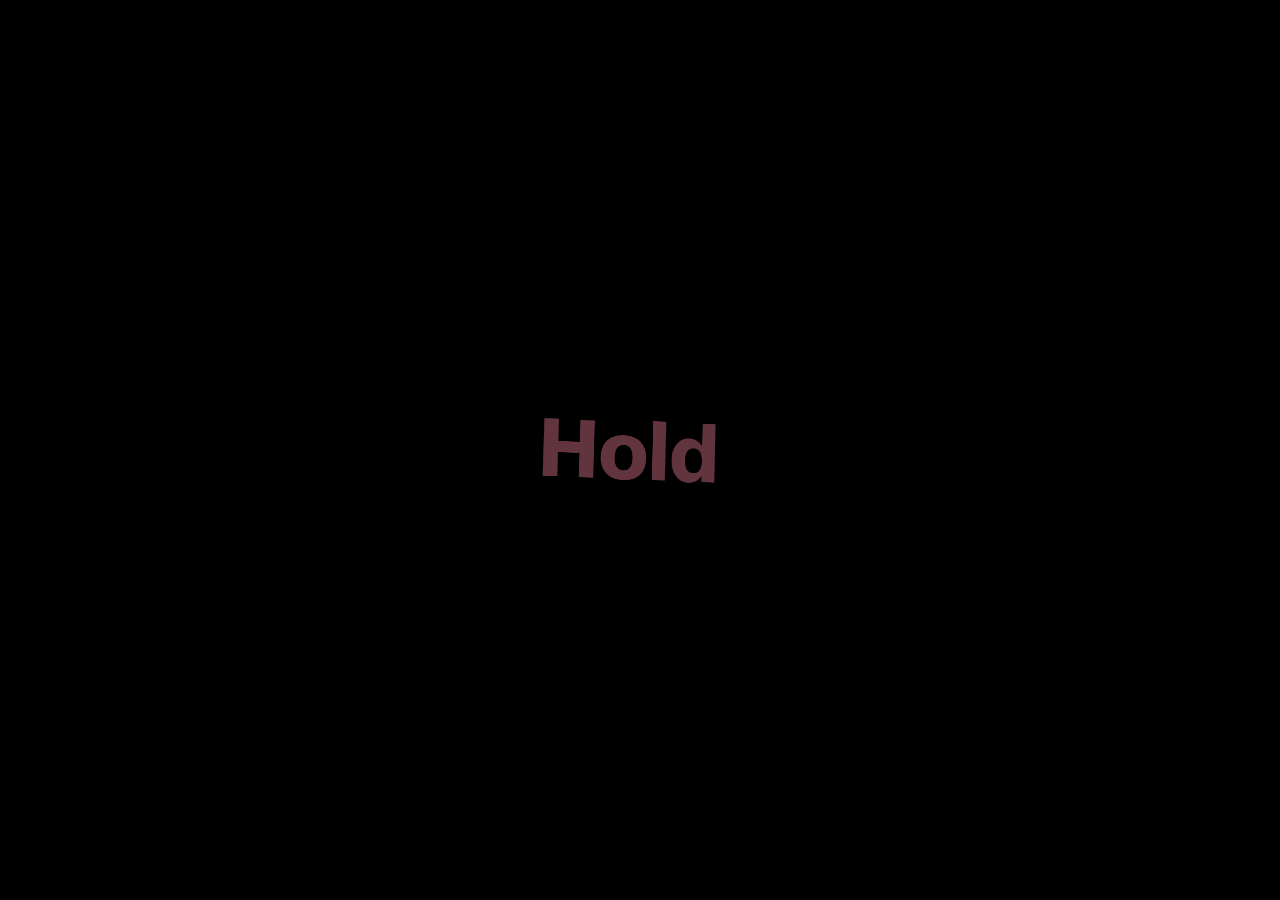
<file: src/ui/index.html>
<!DOCTYPE html>
<html lang="en">
<head>
  <meta charset="UTF-8">
  <meta name="viewport" content="width=device-width, initial-scale=1.0">
  <title>WordPulse</title>
  <link rel="stylesheet" href="style.css">
</head>
<body class="mode-fullscreen style-ship" id="appBody">
  <svg class="lens-defs" width="0" height="0" aria-hidden="true">
    <!-- Ink / clay morph: blur, then harden the alpha back into solid shapes -->
    <filter id="gooFilter" x="-10%" y="-10%" width="120%" height="120%" color-interpolation-filters="sRGB">
      <feGaussianBlur id="gooBlur" in="SourceGraphic" stdDeviation="0" result="b"/>
      <feColorMatrix in="b" mode="matrix" values="1 0 0 0 0  0 1 0 0 0  0 0 1 0 0  0 0 0 20 -8"/>
    </filter>
  </svg>

  <div class="bg-wall" aria-hidden="true"></div>
  <div class="bg-art" aria-hidden="true"></div>

  <main class="stage" id="stage">
    <div class="lens" id="lens">
      <div class="drift" id="drift">
        <div class="stack" id="stack" aria-live="polite"></div>
      </div>
    </div>
  </main>

  <!-- Fullscreen views: the cover filling the screen, and a now-playing card -->
  <img class="fs-art" id="fsArt" alt="" aria-hidden="true">
  <div class="player" id="player">
    <div class="p-art-wrap"><img class="p-art" id="pArt" alt="Album cover"></div>
    <div class="p-title" id="pTitle">Waiting for music</div>
    <div class="p-artist" id="pArtist"></div>
    <div class="p-controls">
      <button class="pc" data-cmd="prev_track" title="Previous"><svg width="16" height="16" viewBox="0 0 24 24" fill="currentColor"><path d="M6 5h2v14H6zM20 5v14L9 12z"/></svg></button>
      <button class="pc big play-btn" data-cmd="toggle_playback" title="Play / pause (Space)"><svg class="i-play" width="18" height="18" viewBox="0 0 24 24" fill="currentColor"><path d="M7 4v16l13-8z"/></svg><svg class="i-pause" width="18" height="18" viewBox="0 0 24 24" fill="currentColor"><path d="M6 4h4v16H6zM14 4h4v16h-4z"/></svg></button>
      <button class="pc" data-cmd="next_track" title="Next"><svg width="16" height="16" viewBox="0 0 24 24" fill="currentColor"><path d="M16 5h2v14h-2zM4 5v14l11-7z"/></svg></button>
    </div>
    <button class="p-lyrics" id="pLyrics" title="Show lyrics (L)">
      <svg width="13" height="13" viewBox="0 0 24 24" fill="currentColor"><path d="M4 4h16v12H8l-4 4z"/></svg> Lyrics
    </button>
  </div>

  <!-- Auto-hiding dock (appears on mouse move in fullscreen and floating modes) -->
  <div class="chrome" id="chrome">
    <div class="now-playing">
      <img id="albumArt" class="art" alt="">
      <div class="meta">
        <div class="title" id="trackTitle">Waiting for music</div>
        <div class="artist" id="trackArtist">Play something in Spotify or Apple Music</div>
      </div>
    </div>
    <div class="transport">
      <button class="act" data-cmd="prev_track" title="Previous (←)"><svg width="16" height="16" viewBox="0 0 24 24" fill="currentColor"><path d="M6 5h2v14H6zM20 5v14L9 12z"/></svg></button>
      <button class="act play-btn" data-cmd="toggle_playback" title="Play / pause (Space)"><svg class="i-play" width="18" height="18" viewBox="0 0 24 24" fill="currentColor"><path d="M7 4v16l13-8z"/></svg><svg class="i-pause" width="18" height="18" viewBox="0 0 24 24" fill="currentColor"><path d="M6 4h4v16H6zM14 4h4v16h-4z"/></svg></button>
      <button class="act" data-cmd="next_track" title="Next (→)"><svg width="16" height="16" viewBox="0 0 24 24" fill="currentColor"><path d="M16 5h2v14h-2zM4 5v14l11-7z"/></svg></button>
    </div>
    <label class="style-pick" title="Style (1–9)">
      <select id="styleSelect" aria-label="Lyric style"></select>
    </label>
    <div class="actions">
      <button class="act" id="btnLayout" title="Fullscreen view: lyrics / player / album art (L)">
        <svg width="15" height="15" viewBox="0 0 24 24" fill="none" stroke="currentColor" stroke-width="2"><rect x="3" y="4" width="18" height="16" rx="2"/><path d="M3 15l5-4 4 3 3-2 6 5"/></svg>
      </button>
      <button class="act" id="btnPinToggle" title="Always on top (T)">
        <svg width="15" height="15" viewBox="0 0 24 24" fill="none" stroke="currentColor" stroke-width="2"><path d="M12 17v5"/><path d="M5 17h14v-2l-3-3V5a2 2 0 0 0-2-2h-4a2 2 0 0 0-2 2v7l-3 3z"/></svg>
      </button>
      <button class="act" id="btnModeToggle" title="Change display mode (F11)">
        <svg width="15" height="15" viewBox="0 0 24 24" fill="none" stroke="currentColor" stroke-width="2"><path d="M15 3h6v6M9 21H3v-6M21 3l-7 7M3 21l7-7"/></svg>
      </button>
      <button class="act" id="btnSettings" title="Settings">
        <svg width="15" height="15" viewBox="0 0 24 24" fill="none" stroke="currentColor" stroke-width="2"><circle cx="12" cy="12" r="3"/><path d="M19.4 15a1.7 1.7 0 0 0 .3 1.8l.1.1a2 2 0 1 1-2.8 2.8l-.1-.1a1.7 1.7 0 0 0-1.8-.3 1.7 1.7 0 0 0-1 1.5V21a2 2 0 1 1-4 0v-.1a1.7 1.7 0 0 0-1.1-1.5 1.7 1.7 0 0 0-1.8.3l-.1.1a2 2 0 1 1-2.8-2.8l.1-.1a1.7 1.7 0 0 0 .3-1.8 1.7 1.7 0 0 0-1.5-1H3a2 2 0 1 1 0-4h.1a1.7 1.7 0 0 0 1.5-1.1 1.7 1.7 0 0 0-.3-1.8l-.1-.1a2 2 0 1 1 2.8-2.8l.1.1a1.7 1.7 0 0 0 1.8.3H9a1.7 1.7 0 0 0 1-1.5V3a2 2 0 1 1 4 0v.1a1.7 1.7 0 0 0 1 1.5 1.7 1.7 0 0 0 1.8-.3l.1-.1a2 2 0 1 1 2.8 2.8l-.1.1a1.7 1.7 0 0 0-.3 1.8V9a1.7 1.7 0 0 0 1.5 1H21a2 2 0 1 1 0 4h-.1a1.7 1.7 0 0 0-1.5 1z"/></svg>
      </button>
      <button class="act" id="btnDemoToggle" title="Demo songs (D)"><span id="demoBadge">LIVE</span></button>
    </div>
    <div class="progress" id="progressBarWrap"><div class="fill" id="progressFill"></div></div>
  </div>

  <script src="util.js"></script>
  <script src="app.js"></script>
</body>
</html>
</file>
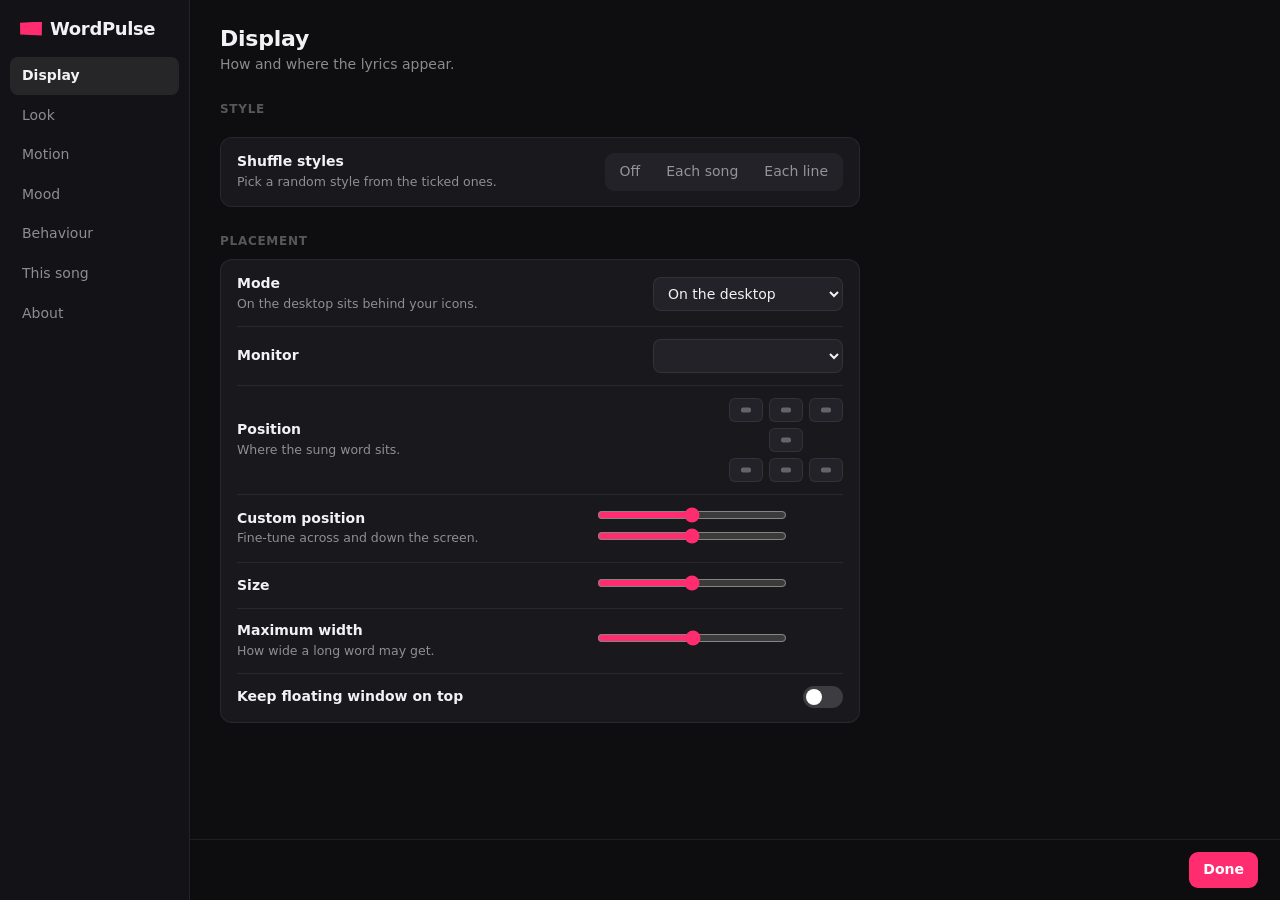
<file: src/ui/settings.html>
<!DOCTYPE html>
<html lang="en">
<head>
<meta charset="UTF-8">
<meta name="viewport" content="width=device-width, initial-scale=1.0">
<title>WordPulse Settings</title>
<style>
  :root {
    color-scheme: dark;
    --hl: #ff2d6f;
    --bg: #0e0e11;
    --side: #131317;
    --card: #18181d;
    --line: rgba(255,255,255,.07);
    --text: #f2f2f4;
    --dim: rgba(242,242,244,.55);
    --faint: rgba(242,242,244,.32);
    --ui: "Segoe UI Variable Text", "Segoe UI", system-ui, sans-serif;
    --display: "Segoe UI Variable Display", "Segoe UI", system-ui, sans-serif;
  }
  * { box-sizing: border-box; margin: 0; padding: 0; }
  html, body { height: 100%; background: var(--bg); color: var(--text); font: 14px/1.4 var(--ui); }
  body { display: grid; grid-template-columns: 190px 1fr; }
  button, input, select, textarea { font: inherit; color: inherit; }

  nav { background: var(--side); border-right: 1px solid var(--line); padding: 18px 10px; display: flex; flex-direction: column; gap: 2px; }
  .brand { font: 800 18px var(--display); letter-spacing: -.02em; padding: 0 10px 16px; display: flex; align-items: center; gap: 8px; }
  .brand i { width: 22px; height: 14px; background: var(--hl); clip-path: polygon(0 9%, 100% 0, 99% 100%, 1% 93%); display: inline-block; }
  nav button { text-align: left; border: 0; background: none; padding: 9px 12px; border-radius: 8px; color: var(--dim); cursor: pointer; }
  nav button:hover { background: rgba(255,255,255,.05); color: var(--text); }
  nav button.on { background: rgba(255,255,255,.08); color: var(--text); font-weight: 600; }
  nav .spacer { flex: 1; }
  .ver { color: var(--faint); font-size: 12px; padding: 0 12px; }

  main { overflow: auto; padding: 26px 30px 90px; }
  section { display: none; max-width: 640px; }
  section.on { display: block; }
  h1 { font: 700 22px var(--display); letter-spacing: -.01em; margin-bottom: 4px; }
  .lead { color: var(--dim); margin-bottom: 22px; }
  h2 { font-size: 12px; font-weight: 700; letter-spacing: .06em; text-transform: uppercase; color: var(--faint); margin: 26px 0 10px; }

  .row { display: flex; align-items: center; justify-content: space-between; gap: 16px; padding: 12px 0; border-bottom: 1px solid var(--line); }
  .row:last-child { border-bottom: 0; }
  .row .lbl { min-width: 0; }
  .row .lbl b { display: block; font-weight: 600; }
  .row .lbl span { color: var(--dim); font-size: 12.5px; }
  .card { background: var(--card); border: 1px solid var(--line); border-radius: 12px; padding: 2px 16px; }

  /* switch */
  .sw { position: relative; width: 40px; height: 22px; flex: none; }
  .sw input { opacity: 0; width: 100%; height: 100%; position: absolute; cursor: pointer; margin: 0; }
  .sw i { position: absolute; inset: 0; border-radius: 999px; background: rgba(255,255,255,.16); transition: background .15s; pointer-events: none; }
  .sw i::after { content: ""; position: absolute; left: 3px; top: 3px; width: 16px; height: 16px; border-radius: 50%; background: #fff; transition: transform .18s; }
  .sw input:checked + i { background: var(--hl); }
  .sw input:checked + i::after { transform: translateX(18px); }
  .sw input:focus-visible + i { outline: 2px solid #fff; outline-offset: 2px; }

  select, input[type=text], textarea { background: #222228; border: 1px solid var(--line); border-radius: 8px; padding: 7px 10px; min-width: 190px; }
  select:focus, input[type=text]:focus, textarea:focus { outline: 2px solid var(--hl); outline-offset: -1px; }
  /* the open list is drawn by Windows: give it the dark colours explicitly */
  option, optgroup { background-color: #1c1c22; color: #f2f2f5; }
  option:checked { background-color: #34343d; }
  input[type=range] { accent-color: var(--hl); width: 190px; }
  input[type=color] { width: 40px; height: 30px; border: 1px solid var(--line); border-radius: 8px; background: none; padding: 2px; cursor: pointer; }
  .val { color: var(--dim); font-variant-numeric: tabular-nums; min-width: 52px; text-align: right; display: inline-block; }
  .btn { border: 0; border-radius: 9px; padding: 8px 14px; background: rgba(255,255,255,.09); cursor: pointer; font-weight: 600; white-space: nowrap; }
  .btn:hover { background: rgba(255,255,255,.15); }
  .btn.primary { background: var(--hl); color: #fff; }
  .btn:disabled { opacity: .4; cursor: default; }

  /* style cards */
  .styles { display: grid; grid-template-columns: repeat(auto-fill, minmax(132px, 1fr)); gap: 8px; }
  .style { border: 1px solid var(--line); background: var(--card); border-radius: 10px; padding: 12px; cursor: pointer; text-align: left; display: flex; flex-direction: column; gap: 8px; }
  .style:hover { border-color: rgba(255,255,255,.2); }
  .style.on { border-color: var(--hl); box-shadow: 0 0 0 1px var(--hl) inset; }
  .style .demo { height: 34px; display: grid; place-items: center; font: 800 17px var(--display); letter-spacing: -.03em; }
  .style .demo em { font-style: normal; background: var(--hl); color: #fff; padding: 0 .15em; clip-path: polygon(0 9%, 100% 0, 99% 100%, 1% 93%); }
  .style label { display: flex; align-items: center; gap: 6px; color: var(--dim); font-size: 12px; }
  .style input[type=checkbox] { accent-color: var(--hl); }
  .pool-off .style label { display: none; }

  /* position picker */
  .pos { display: grid; grid-template-columns: repeat(3, 34px); gap: 6px; }
  .pos button { width: 34px; height: 24px; border-radius: 6px; border: 1px solid var(--line); background: #222228; cursor: pointer; position: relative; }
  .pos button::after { content: ""; position: absolute; width: 10px; height: 5px; background: var(--faint); border-radius: 2px; left: 50%; top: 50%; transform: translate(-50%, -50%); }
  .pos button.on { border-color: var(--hl); }
  .pos button.on::after { background: var(--hl); }
  .pos button.blank { visibility: hidden; }

  .seg { display: inline-flex; background: #222228; border-radius: 9px; padding: 3px; gap: 2px; }
  .seg button { border: 0; background: none; padding: 6px 12px; border-radius: 7px; cursor: pointer; color: var(--dim); }
  .seg button.on { background: var(--hl); color: #fff; }

  .song { display: flex; align-items: center; gap: 14px; }
  .song .t { font: 700 17px var(--display); }
  .song .a { color: var(--dim); }
  .badge { font-size: 11px; font-weight: 700; letter-spacing: .05em; text-transform: uppercase; padding: 4px 8px; border-radius: 999px; background: rgba(255,255,255,.08); color: var(--dim); }
  .badge.good { background: color-mix(in oklab, var(--hl) 22%, transparent); color: var(--hl); }
  .results { margin-top: 10px; display: flex; flex-direction: column; gap: 6px; max-height: 260px; overflow: auto; }
  .result { display: flex; align-items: center; gap: 12px; background: var(--card); border: 1px solid var(--line); border-radius: 10px; padding: 9px 12px; }
  .result .m { flex: 1; min-width: 0; }
  .result .m b { display: block; white-space: nowrap; overflow: hidden; text-overflow: ellipsis; }
  .result .m span { color: var(--dim); font-size: 12px; }
  textarea { width: 100%; min-height: 110px; resize: vertical; margin-top: 8px; }
  .note { color: var(--dim); font-size: 12.5px; margin-top: 8px; }
  .keys { display: grid; grid-template-columns: auto 1fr; gap: 6px 14px; }
  kbd { font: 600 12px var(--ui); padding: 2px 7px; border-radius: 5px; background: rgba(255,255,255,.1); border-bottom: 1px solid rgba(255,255,255,.2); white-space: nowrap; }
  .warn { color: #ffb86b; }
  .chips { display: flex; flex-wrap: wrap; gap: 6px; margin-top: 8px; }
  .chip { border: 1px solid var(--line); background: #222228; border-radius: 999px; padding: 5px 11px; cursor: pointer; color: var(--dim); font-size: 12.5px; }
  .chip.on { background: color-mix(in oklab, var(--hl) 25%, transparent); border-color: var(--hl); color: var(--text); }
  .beatbar { height: 4px; border-radius: 2px; background: rgba(255,255,255,.07); margin-top: 12px; overflow: hidden; }
  .beatbar i { display: block; height: 100%; width: 100%; background: var(--hl); transform-origin: left; transform: scaleX(0); }

  footer { position: fixed; left: 190px; right: 0; bottom: 0; display: flex; gap: 10px; align-items: center; justify-content: flex-end;
           padding: 12px 22px; background: color-mix(in oklab, var(--bg) 92%, transparent); border-top: 1px solid var(--line); backdrop-filter: blur(8px); }
  .saved { color: var(--dim); font-size: 12.5px; opacity: 0; transition: opacity .3s; }
  .saved.show { opacity: 1; }
  .saved.err { color: #ffb86b; }
  .disabled { opacity: .45; pointer-events: none; }
  :is(button, select, input, textarea, .style, label.btn):focus-visible { outline: 2px solid var(--hl); outline-offset: 2px; }
  .sw input:focus-visible + i { outline: 2px solid var(--hl); outline-offset: 2px; }
  nav button:focus-visible { outline-offset: -2px; }
  .skip { position: absolute; left: -999px; }
  .skip:focus { left: 200px; top: 8px; z-index: 9; background: var(--hl); color: #fff; padding: 6px 10px; border-radius: 8px; }
</style>
</head>
<body>
<a class="skip" href="#display">Skip to settings</a>
<nav role="tablist" aria-orientation="vertical" aria-label="Settings sections">
  <div class="brand"><i></i>WordPulse</div>
  <button data-tab="display" class="on">Display</button>
  <button data-tab="look">Look</button>
  <button data-tab="motion">Motion</button>
  <button data-tab="mood">Mood</button>
  <button data-tab="behaviour">Behaviour</button>
  <button data-tab="song">This song</button>
  <button data-tab="about">About</button>
  <div class="spacer"></div>
  <div class="ver" id="ver"></div>
</nav>

<main>
  <!-- DISPLAY -->
  <section id="display" class="on">
    <h1>Display</h1>
    <p class="lead">How and where the lyrics appear.</p>

    <h2>Style</h2>
    <div class="styles" id="styles"></div>
    <div class="card" style="margin-top:10px">
      <div class="row">
        <div class="lbl"><b>Shuffle styles</b><span>Pick a random style from the ticked ones.</span></div>
        <div class="seg" data-setting="shuffle">
          <button data-v="off">Off</button><button data-v="song">Each song</button><button data-v="line">Each line</button>
        </div>
      </div>
    </div>

    <h2>Placement</h2>
    <div class="card">
      <div class="row">
        <div class="lbl"><b>Mode</b><span>On the desktop sits behind your icons.</span></div>
        <select data-setting="display_mode">
          <option value="DESKTOP_WALLPAPER">On the desktop</option>
          <option value="FULLSCREEN_AMBIENT">Fullscreen</option>
          <option value="DESKTOP_OVERLAY">Floating window</option>
        </select>
      </div>
      <div class="row">
        <div class="lbl"><b>Monitor</b></div>
        <select data-setting="monitor" data-number id="monitors"></select>
      </div>
      <div class="row">
        <div class="lbl"><b>Position</b><span>Where the sung word sits.</span></div>
        <div class="pos" id="pos">
          <button data-p="top-left" title="Top left"></button><button data-p="top" title="Top"></button><button data-p="top-right" title="Top right"></button>
          <button class="blank"></button><button data-p="center" title="Centre"></button><button class="blank"></button>
          <button data-p="bottom-left" title="Bottom left"></button><button data-p="bottom" title="Bottom"></button><button data-p="bottom-right" title="Bottom right"></button>
        </div>
      </div>
      <div class="row">
        <div class="lbl"><b>Custom position</b><span>Fine-tune across and down the screen.</span></div>
        <div>
          <div><input type="range" min="0.1" max="0.9" step="0.01" data-setting="custom_x" data-number data-custom-pos> <span class="val" data-show="custom_x" data-fmt="pct"></span></div>
          <div><input type="range" min="0.1" max="0.9" step="0.01" data-setting="custom_y" data-number data-custom-pos> <span class="val" data-show="custom_y" data-fmt="pct"></span></div>
        </div>
      </div>
      <div class="row">
        <div class="lbl"><b>Size</b></div>
        <div><input type="range" min="0.4" max="1.8" step="0.05" data-setting="font_scale" data-number> <span class="val" data-show="font_scale" data-fmt="x"></span></div>
      </div>
      <div class="row">
        <div class="lbl"><b>Maximum width</b><span>How wide a long word may get.</span></div>
        <div><input type="range" min="30" max="95" step="1" data-setting="max_width_pct" data-number> <span class="val" data-show="max_width_pct" data-fmt="%"></span></div>
      </div>
      <div class="row">
        <div class="lbl"><b>Keep floating window on top</b></div>
        <label class="sw"><input type="checkbox" data-setting="always_on_top"><i></i></label>
      </div>
    </div>
  </section>

  <!-- LOOK -->
  <section id="look">
    <h1>Look</h1>
    <p class="lead">Colours, type and the background.</p>
    <h2>Colour</h2>
    <div class="card">
      <div class="row">
        <div class="lbl"><b>Auto Sync</b><span>Take the colours from the album art.</span></div>
        <label class="sw"><input type="checkbox" data-setting="auto_theme"><i></i></label>
      </div>
      <div class="row" data-manual>
        <div class="lbl"><b>Lyric text</b></div><input type="color" data-setting="lyric_color" aria-label="Lyric text colour">
      </div>
      <div class="row" data-manual>
        <div class="lbl"><b>Highlight</b><span>The slab behind the sung word.</span></div><input type="color" data-setting="highlight_color" aria-label="Highlight colour">
      </div>
      <div class="row" data-manual>
        <div class="lbl"><b>Secondary text</b><span>Upcoming words.</span></div><input type="color" data-setting="secondary_color" aria-label="Secondary text colour">
      </div>
    </div>
    <h2>Type</h2>
    <div class="card">
      <div class="row"><div class="lbl"><b>Font</b></div><select data-setting="font_family" id="fonts"></select></div>
      <div class="row"><div class="lbl"><b>All caps</b></div><label class="sw"><input type="checkbox" data-setting="uppercase"><i></i></label></div>
      <div class="row">
        <div class="lbl"><b>Highlight shape</b></div>
        <div class="seg" data-setting="slab_shape"><button data-v="sharp">Slab</button><button data-v="pill">Pill</button><button data-v="none">None</button></div>
      </div>
    </div>
    <h2>Desktop background</h2>
    <div class="card">
      <div class="row">
        <div class="lbl"><b>Dim the wallpaper</b><span>While lyrics are showing.</span></div>
        <div><input type="range" min="0" max="0.8" step="0.05" data-setting="wall_dim" data-number> <span class="val" data-show="wall_dim" data-fmt="pct"></span></div>
      </div>
      <div class="row"><div class="lbl"><b>Blur the wallpaper</b></div><label class="sw"><input type="checkbox" data-setting="wall_blur"><i></i></label></div>
      <div class="row"><div class="lbl"><b>Album art background</b><span>Blurred cover art behind the words while a song plays.</span></div><label class="sw"><input type="checkbox" data-setting="album_background"><i></i></label></div>
      <div class="row">
        <div class="lbl"><b>Fullscreen view</b><span>Lyrics, a now-playing card, or the album cover filling the screen with the lyrics on top. Press L to switch.</span></div>
        <div class="seg" data-setting="fullscreen_layout"><button data-v="lyrics">Lyrics</button><button data-v="player">Player</button><button data-v="art">Album art</button></div>
      </div>
      <div class="row">
        <div class="lbl"><b>Sharp album covers</b><span>Looks up a large version of the cover (song title and artist are sent to Apple's iTunes search).</span></div>
        <label class="sw"><input type="checkbox" data-setting="hd_artwork"><i></i></label>
      </div>
      <div class="row">
        <div class="lbl"><b>Fullscreen and screensaver background</b></div>
        <div class="seg" data-setting="fullscreen_bg"><button data-v="black">Black</button><button data-v="wallpaper">Wallpaper</button><button data-v="album">Album art</button></div>
      </div>
    </div>
  </section>

  <!-- MOTION -->
  <section id="motion">
    <h1>Motion</h1>
    <p class="lead">How lively the animation is.</p>
    <div class="card">
      <div class="row">
        <div class="lbl"><b>Motion</b><span>Calm to lively.</span></div>
        <div><input type="range" min="0.3" max="1.5" step="0.05" data-setting="motion" data-number> <span class="val" data-show="motion" data-fmt="x"></span></div>
      </div>
      <div class="row">
        <div class="lbl"><b>Reduce motion</b><span>Simple fades instead of movement.</span></div>
        <div class="seg" data-setting="reduce_motion"><button data-v="system">Follow Windows</button><button data-v="on">On</button><button data-v="off">Off</button></div>
      </div>
      <div class="row">
        <div class="lbl"><b>Frame rate</b><span>Balanced draws 30 fps on the desktop (where each frame costs more) and 60 fullscreen. Lower uses less power all day.</span></div>
        <div class="seg" data-setting="frame_rate"><button data-v="battery">Battery (30)</button><button data-v="balanced">Balanced</button><button data-v="smooth">Max</button></div>
      </div>
      <div class="row">
        <div class="lbl"><b>Variety</b><span>Each song gets its own twist: style from the mood's pool, colour shift, tilt, entrance direction, drift. Lively also gives the chorus its own style.</span></div>
        <div class="seg" data-setting="variety"><button data-v="off">Off</button><button data-v="subtle">Subtle</button><button data-v="lively">Lively</button></div>
      </div>
      <div class="row">
        <div class="lbl"><b>Battery saver</b><span>Turn off the lens and ink effects on battery.</span></div>
        <label class="sw"><input type="checkbox" data-setting="battery_saver"><i></i></label>
      </div>
    </div>
  </section>

  <!-- MOOD -->
  <section id="mood">
    <h1>Mood</h1>
    <p class="lead">WordPulse listens to the beat and reads the song's speed and genre, then picks a look to match.</p>
    <div class="card" style="padding:14px 16px">
      <div class="song">
        <div style="flex:1;min-width:0">
          <div class="t" id="moodNow">—</div>
          <div class="a" id="moodWhy">Play something to see its mood.</div>
        </div>
        <span class="badge" id="moodBpm">— BPM</span>
      </div>
      <div class="beatbar" aria-hidden="true"><i id="beatDot"></i></div>
      <p class="note" id="audioNote"></p>
    </div>

    <h2>Automatic mood</h2>
    <div class="card">
      <div class="row">
        <div class="lbl"><b>Use mood</b><span>Beat effects pulse with the music. Full also picks the style and colours.</span></div>
        <div class="seg" data-setting="auto_mood"><button data-v="off">Off</button><button data-v="beats">Beat effects</button><button data-v="full">Full</button></div>
      </div>
      <div class="row">
        <div class="lbl"><b>Beat strength</b></div>
        <div><input type="range" min="0" max="1.5" step="0.05" data-setting="beat_strength" data-number> <span class="val" data-show="beat_strength" data-fmt="x"></span></div>
      </div>
      <div class="row">
        <div class="lbl"><b>This song</b><span>Wrong guess? Pick its mood; it's remembered.</span></div>
        <select id="songMood"></select>
      </div>
    </div>

    <h2>Styles for each mood</h2>
    <div class="card" id="moodStyles"></div>
    <p class="note">Tick the styles each mood may use; with Variety on, every song picks one of them (Variety off uses the first). Mood styles take over from your chosen style while Full is on, unless Shuffle is on. Audio is analysed on this PC only and never saved or sent anywhere.</p>
  </section>

  <!-- BEHAVIOUR -->
  <section id="behaviour">
    <h1>Behaviour</h1>
    <p class="lead">When the lyrics show, and what they follow.</p>
    <h2>Startup and power</h2>
    <div class="card">
      <div class="row"><div class="lbl"><b>Start with Windows</b></div><label class="sw"><input type="checkbox" data-setting="start_with_windows"><i></i></label></div>
      <div class="row"><div class="lbl"><b>Keep the display awake</b><span>While music plays.</span></div><label class="sw"><input type="checkbox" data-setting="keep_awake"><i></i></label></div>
    </div>
    <h2>Getting out of the way</h2>
    <div class="card">
      <div class="row"><div class="lbl"><b>Hide during games and fullscreen video</b></div><label class="sw"><input type="checkbox" data-setting="hide_on_fullscreen"><i></i></label></div>
      <div class="row">
        <div class="lbl"><b>Hide when paused</b></div>
        <select data-setting="hide_when_paused_s" data-number>
          <option value="0">Never</option><option value="10">After 10 seconds</option><option value="30">After 30 seconds</option>
          <option value="60">After 1 minute</option><option value="300">After 5 minutes</option>
        </select>
      </div>
      <div class="row">
        <div class="lbl"><b>Keyboard shortcuts</b><span id="hkNote">Work anywhere in Windows.</span></div>
        <label class="sw"><input type="checkbox" data-setting="hotkeys_enabled"><i></i></label>
      </div>
      <div class="row" style="display:block">
        <div class="keys" id="keys"></div>
      </div>
    </div>
    <h2>Music</h2>
    <div class="card">
      <div class="row">
        <div class="lbl"><b>Follow</b><span>Which app to take lyrics from when several are playing.</span></div>
        <select data-setting="preferred_player" id="players"></select>
      </div>
      <div class="row"><div class="lbl"><b>Ignore browsers</b><span>Skip YouTube and other videos in Chrome, Edge, Firefox…</span></div><label class="sw"><input type="checkbox" data-setting="ignore_browsers"><i></i></label></div>
      <div class="row">
        <div class="lbl"><b>Timing for all songs</b><span>Positive shows words later.</span></div>
        <div><input type="range" min="-1500" max="1500" step="50" data-setting="timing_offset_ms" data-number> <span class="val" data-show="timing_offset_ms" data-fmt="ms"></span></div>
      </div>
    </div>
  </section>

  <!-- THIS SONG -->
  <section id="song">
    <h1>This song</h1>
    <p class="lead">Fix timing or lyrics for what's playing now.</p>
    <div class="card" style="padding:14px 16px">
      <div class="song">
        <div style="flex:1;min-width:0"><div class="t" id="songTitle">Nothing playing</div><div class="a" id="songArtist"></div></div>
        <span class="badge" id="songBadge">—</span>
      </div>
    </div>
    <h2>Timing</h2>
    <div class="card">
      <div class="row">
        <div class="lbl"><b>Offset for this song</b><span>Remembered next time it plays. Shortcut: Ctrl+Alt+← / →</span></div>
        <div style="display:flex;gap:6px;align-items:center">
          <button class="btn" data-off="-100">−100</button><span class="val" id="songOff">0 ms</span><button class="btn" data-off="100">+100</button>
          <button class="btn" id="offReset">Reset</button>
        </div>
      </div>
      <div class="row">
        <div class="lbl"><b>Tap to sync</b><span>Tap Space along with the song for exact word timing.</span></div>
        <button class="btn primary" id="openSync">Open sync window</button>
      </div>
    </div>
    <h2>Wrong lyrics?</h2>
    <div class="card" style="padding:14px 16px">
      <div style="display:flex;gap:8px">
        <input type="text" id="q" placeholder="Search another version (leave empty for this song)" style="flex:1">
        <button class="btn" id="search">Search</button>
      </div>
      <div class="results" id="results"></div>
      <p class="note">Choosing a version replaces the lyrics for this song and clears any taps.</p>
    </div>
    <h2>Use your own</h2>
    <div class="card" style="padding:14px 16px">
      <div style="display:flex;gap:8px;align-items:center">
        <label class="btn" for="file">Open .lrc file…</label>
        <input type="file" id="file" accept=".lrc,.txt" hidden>
        <span class="note" style="margin:0">or paste lyrics below. Plain text works too; tap-sync it afterwards.</span>
      </div>
      <textarea id="paste" placeholder="[00:12.30] First line&#10;[00:15.10] Second line&#10;…or plain lines without times"></textarea>
      <div style="margin-top:8px;text-align:right"><button class="btn primary" id="importBtn">Use these lyrics</button></div>
    </div>
  </section>

  <!-- ABOUT -->
  <section id="about">
    <h1>About</h1>
    <p class="lead" id="aboutLead"></p>
    <div class="card">
      <div class="row">
        <div class="lbl"><b>Release page</b><span>Your GitHub repo (owner/name), if you publish releases.</span></div>
        <input type="text" data-setting="update_repo" placeholder="owner/wordpulse">
      </div>
      <div class="row"><div class="lbl"><b>Check for updates automatically</b><span>Once a day, with a tray notification.</span></div><label class="sw"><input type="checkbox" data-setting="check_updates"><i></i></label></div>
      <div class="row">
        <div class="lbl"><b>Check now</b><span id="updResult"></span></div>
        <button class="btn" id="checkUpd">Check</button>
      </div>
      <div class="row">
        <div class="lbl"><b>Logs</b><span id="logDir"></span></div>
        <button class="btn" id="openLogs">Open folder</button>
      </div>
      <div class="row">
        <div class="lbl"><b>Quit WordPulse</b><span>Closes the lyrics and the tray icon.</span></div>
        <button class="btn" id="quitApp">Quit</button>
      </div>
    </div>
  </section>
</main>

<footer>
  <span class="saved" id="saved">Saved</span>
  <button class="btn primary" id="done">Done</button>
</footer>

<script>
(function () {
  'use strict';
  const $ = id => document.getElementById(id);
  const $$ = sel => [...document.querySelectorAll(sel)];
  const api = () => (window.pywebview && window.pywebview.api) || null;
  let S = {}, R = {}, M = {};
  const esc = s => String(s ?? '').replace(/[&<>"]/g, c => ({ '&': '&amp;', '<': '&lt;', '>': '&gt;', '"': '&quot;' }[c]));
  const fmt = (v, f) => f === 'pct' ? Math.round(v * 100) + '%' : f === 'x' ? (+v).toFixed(2) + '×' : f === '%' ? v + '%' : f === 'ms' ? (v > 0 ? '+' : '') + v + ' ms' : v;

  // tabs (click, or Up/Down/Home/End when a tab has focus)
  const tabs = $$('nav button[data-tab]');
  function openTab(b, focus) {
    tabs.forEach(x => { x.classList.toggle('on', x === b); x.setAttribute('aria-selected', x === b); x.tabIndex = x === b ? 0 : -1; });
    $$('section').forEach(s => s.classList.toggle('on', s.id === b.dataset.tab));
    if (focus) b.focus();
    if (b.dataset.tab === 'song') refresh();
  }
  tabs.forEach((b, i) => {
    b.setAttribute('role', 'tab');
    b.setAttribute('aria-controls', b.dataset.tab);
    b.addEventListener('click', () => openTab(b));
    b.addEventListener('keydown', e => {
      const n = { ArrowDown: i + 1, ArrowUp: i - 1, Home: 0, End: tabs.length - 1 }[e.key];
      if (n === undefined) return;
      e.preventDefault();
      openTab(tabs[(n + tabs.length) % tabs.length], true);
    });
  });
  $$('section').forEach(sec => { sec.setAttribute('role', 'tabpanel'); sec.tabIndex = -1; });
  openTab(tabs[0]);

  let savedTimer;
  function flashSaved() {
    $('saved').classList.add('show');
    clearTimeout(savedTimer); savedTimer = setTimeout(() => $('saved').classList.remove('show'), 1200);
  }

  async function set(name, value) {
    const a = api(); if (!a) return;
    try {
      const res = await a.set_setting(name, value);
      if (res && res.settings) { apply(res); flashSaved(); }
      else if (res && res.error) showError(`Couldn't change that setting (${res.error}).`);
    } catch (e) {
      showError("Couldn't change that setting. Details are in the log.");
    }
  }
  let errTimer;
  function showError(msg) {
    const el = $('saved');
    el.textContent = msg; el.classList.add('show', 'err');
    clearTimeout(errTimer); errTimer = setTimeout(() => { el.classList.remove('show', 'err'); el.textContent = 'Saved'; }, 4000);
  }
  // anything unexpected on this page goes to the log, and you get a short note
  const report = m => { try { const a = api(); if (a && a.report_error) a.report_error('settings: ' + m); } catch (_) {} };
  addEventListener('error', e => { report(e.message); showError('Something went wrong. Details are in the log.'); });
  addEventListener('unhandledrejection', e => { report(String(e.reason)); showError('Something went wrong. Details are in the log.'); });

  function apply(p) {
    S = p.settings || S; R = p.runtime || R; M = p.meta || M;
    document.documentElement.style.setProperty('--hl', S.auto_theme ? '#ff2d6f' : S.highlight_color);
    $('ver').textContent = 'Version ' + (M.version || '');
    $('aboutLead').textContent = `WordPulse ${M.version || ''} — word-by-word lyrics for Windows.`;

    // styles
    const styles = M.styles || [];
    if ($('styles').childElementCount !== styles.length) {
      $('styles').innerHTML = styles.map(st => `
        <div class="style" data-style="${st.id}" role="button" tabindex="0">
          <div class="demo"><em>${esc(st.label)}</em></div>
          <label><input type="checkbox" data-pool="${st.id}"> In shuffle</label>
        </div>`).join('');
      $$('.style').forEach(el => {
        el.addEventListener('click', e => { if (e.target.closest('label')) return; set('display_style', el.dataset.style); });
        el.addEventListener('keydown', e => { if (e.key === 'Enter' || e.key === ' ') { e.preventDefault(); set('display_style', el.dataset.style); } });
      });
      $$('[data-pool]').forEach(cb => cb.addEventListener('change', () => {
        const pool = $$('[data-pool]').filter(x => x.checked).map(x => x.dataset.pool);
        if (!pool.length) { cb.checked = true; return; }
        set('shuffle_pool', pool);
      }));
    }
    $$('.style').forEach(el => { el.classList.toggle('on', el.dataset.style === S.display_style); el.setAttribute('aria-pressed', el.dataset.style === S.display_style); });
    $$('[data-pool]').forEach(cb => cb.checked = (S.shuffle_pool || []).includes(cb.dataset.pool));
    $('styles').classList.toggle('pool-off', S.shuffle === 'off');

    // lists
    fill($('monitors'), (M.monitors || []).map((l, i) => [i, l]).concat((M.monitors || []).length > 1 || S.monitor === -1 ? [[-1, 'All displays (on the desktop)']] : []));
    fill($('fonts'), (M.fonts || []).concat(M.fonts && !M.fonts.includes(S.font_family) ? [S.font_family] : []).map(f => [f, f]));
    const players = ['auto'].concat(M.players || []);
    if (S.preferred_player && !players.includes(S.preferred_player)) players.push(S.preferred_player);
    fill($('players'), players.map(p => [p, p === 'auto' ? 'Whatever Windows says is playing' : p.replace(/\.exe$/i, '')]));

    // generic controls
    $$('[data-setting]').forEach(el => {
      const k = el.dataset.setting, v = S[k];
      if (v === undefined) return;
      if (el.classList.contains('seg')) el.querySelectorAll('button').forEach(b => { b.classList.toggle('on', b.dataset.v === v); b.setAttribute('aria-pressed', b.dataset.v === v); });
      else if (el.type === 'checkbox') el.checked = !!v;
      else if (document.activeElement !== el) el.value = v;
    });
    $$('[data-show]').forEach(el => el.textContent = fmt(S[el.dataset.show], el.dataset.fmt));
    $$('#pos button[data-p]').forEach(b => { b.classList.toggle('on', b.dataset.p === S.position); b.setAttribute('aria-pressed', b.dataset.p === S.position); b.setAttribute('aria-label', b.title); });
    $$('[data-manual]').forEach(r => r.classList.toggle('disabled', !!S.auto_theme));

    // hotkeys
    $('keys').innerHTML = (M.hotkeys || []).map((k, i) => `<kbd>${esc(k)}</kbd><span>${['Show / hide lyrics', 'Next style', 'Open settings', 'Words earlier (this song)', 'Words later (this song)'][i] || ''}</span>`).join('');
    $('hkNote').innerHTML = (M.hotkeys_failed || []).length
      ? `<span class="warn">Taken by another app: ${esc(M.hotkeys_failed.join(', '))}</span>` : 'Work anywhere in Windows.';

    // this song
    const t = M.track, ly = M.lyrics || {};
    $('songTitle').textContent = t ? t.title : 'Nothing playing';
    $('songArtist').textContent = t ? t.artist : 'Play something in Spotify or another music app.';
    const badge = ly.source === 'Tapped' ? ['Your taps', true] : ly.source === 'Loading' ? ['Finding lyrics…', false]
      : ly.source === 'None' ? ['No lyrics found', false] : ly.source === 'Offline' ? ['Offline \u2014 will retry', false] : ly.source === 'Imported' ? ['Your lyrics', true]
      : ly.word_sync ? ['Word timing', true] : ly.synced ? ['Estimated timing', false] : t ? ['No timing', false] : ['—', false];
    $('songBadge').textContent = badge[0]; $('songBadge').className = 'badge' + (badge[1] ? ' good' : '');
    $('songOff').textContent = fmt(R.song_offset_ms || 0, 'ms');
    $$('[data-off], #offReset, #openSync, #search, #importBtn').forEach(b => b.disabled = !t);
    $('logDir').textContent = M.log_dir || '';
    if (M.save_failed) showError("Settings can't be saved right now (is the disk full?). They apply until you quit.");

    // mood
    const moods = M.moods || [];
    const label = id => (moods.find(m => m.id === id) || {}).label || id;
    $('moodNow').textContent = R.mood ? label(R.mood) : (S.auto_mood === 'off' ? 'Mood is off' : t ? 'Listening…' : '—');
    $('moodWhy').textContent = R.mood_source === 'you' ? 'You picked this for this song.' : (R.mood_reason || (t ? 'Working it out from the first few seconds.' : 'Play something to see its mood.'));
    const bpm = (M.beat && M.beat.bpm) || R.mood_bpm;
    $('moodBpm').textContent = bpm ? `${Math.round(bpm)} BPM` : '— BPM';
    const audio = R.audio || 'off';
    $('audioNote').textContent = audio === 'listening' ? `Listening to ${M.audio_device || 'your speakers'}.`
      : audio === 'unavailable' ? 'Beat detection is unavailable on this PC; mood uses lyrics and genre only.'
      : audio === 'error' ? 'Could not open the audio output; retrying.'
      : S.auto_mood === 'off' ? '' : 'Beat detection starts when music plays.';
    fill($('songMood'), [['', 'Automatic']].concat(moods.map(m => [m.id, m.label])));
    if (document.activeElement !== $('songMood')) $('songMood').value = M.song_mood || '';
    $('songMood').disabled = !t;
    if ($('moodStyles').childElementCount !== moods.length) {
      $('moodStyles').innerHTML = moods.map(m => `
        <div class="row" style="display:block">
          <div class="lbl"><b>${esc(m.label)}</b><span>${esc(MOOD_HINT[m.id] || '')}</span></div>
          <div class="chips">${(M.styles || []).map(st => `<button class="chip" data-mood="${m.id}" data-st="${st.id}" aria-pressed="false">${esc(st.label)}</button>`).join('')}</div>
        </div>`).join('');
      $$('.chip').forEach(b => b.addEventListener('click', () => {
        const mood = b.dataset.mood;
        const pool = [...((S.mood_styles || {})[mood] || [])];
        const i = pool.indexOf(b.dataset.st);
        if (i >= 0) { if (pool.length === 1) return; pool.splice(i, 1); } else pool.push(b.dataset.st);
        set('mood_styles', Object.assign({}, S.mood_styles, { [mood]: pool }));
      }));
    }
    $$('.chip').forEach(b => {
      const on = ((S.mood_styles || {})[b.dataset.mood] || []).includes(b.dataset.st);
      b.classList.toggle('on', on); b.setAttribute('aria-pressed', on);
    });
    beatPeriod = (M.beat && M.beat.period) ? M.beat.period * 1000 : 0;
    if (M.beat && M.beat.beat_age != null) beatLast = performance.now() - M.beat.beat_age * 1000;
  }
  const MOOD_HINT = { NEON: 'Fast, dense or electronic: rap, drill, EDM', BRIGHT: 'Upbeat pop and dance',
    HEAVY: 'Loud and harsh: rock, metal', SMOOTH: 'Mid-tempo R&B, soul, jazz', SOFT: 'Slow and quiet: ballads, acoustic' };
  let beatPeriod = 0, beatLast = 0;
  (function beatViz() {
    const dot = $('beatDot');
    if (dot && beatPeriod) {
      const since = ((performance.now() - beatLast) % beatPeriod + beatPeriod) % beatPeriod;
      dot.style.transform = `scaleX(${Math.exp(-since / 140).toFixed(3)})`;
    }
    requestAnimationFrame(beatViz);
  })();

  function fill(sel, items) {
    const sig = JSON.stringify(items);
    if (sel.dataset.sig === sig) return;
    sel.dataset.sig = sig;
    sel.innerHTML = items.map(([v, l]) => `<option value="${esc(v)}">${esc(l)}</option>`).join('');
  }

  // wire controls
  $$('[data-setting]').forEach(el => {
    const k = el.dataset.setting;
    if (el.classList.contains('seg')) {
      el.addEventListener('click', e => { const b = e.target.closest('button'); if (b) set(k, b.dataset.v); });
      return;
    }
    const read = () => el.type === 'checkbox' ? el.checked : (el.dataset.number !== undefined ? +el.value : el.value);
    if (el.type === 'range') {
      el.addEventListener('input', () => {
        const show = document.querySelector(`[data-show="${k}"]`); if (show) show.textContent = fmt(read(), show.dataset.fmt);
        if (el.dataset.customPos !== undefined && S.position !== 'custom') set('position', 'custom');
        const v = read();                     // capture now; a refresh may reset the slider before the timer fires
        clearTimeout(el._t); el._t = setTimeout(() => set(k, v), 60);
      });
    } else if (el.type === 'text') {
      el.addEventListener('change', () => set(k, read()));
    } else {
      el.addEventListener('change', () => set(k, read()));
    }
  });
  $$('#pos button[data-p]').forEach(b => b.addEventListener('click', () => set('position', b.dataset.p)));

  // this song
  $$('[data-off]').forEach(b => b.addEventListener('click', async () => { await api().song_offset(+b.dataset.off); refresh(); }));
  $('offReset').addEventListener('click', async () => { await api().reset_song_offset(); refresh(); });
  $('openSync').addEventListener('click', () => api().open_sync_window());
  $('search').addEventListener('click', async () => {
    $('results').innerHTML = '<p class="note">Searching…</p>';
    const list = await api().search_lyrics($('q').value);
    $('results').innerHTML = list.length ? list.map(r => `
      <div class="result">
        <div class="m"><b>${esc(r.title)}</b><span>${esc(r.artist)}${r.album ? ' · ' + esc(r.album) : ''} · ${Math.floor(r.duration / 60)}:${String(Math.round(r.duration % 60)).padStart(2, '0')}</span></div>
        <span class="badge ${r.timing === 'words' ? 'good' : ''}">${r.timing === 'words' ? 'Word timing' : r.timing === 'lines' ? 'Line timing' : r.instrumental ? 'Instrumental' : 'No timing'}</span>
        <button class="btn" data-use="${r.id}">Use</button>
      </div>`).join('') : '<p class="note">Nothing found. Try a different search.</p>';
    $$('[data-use]').forEach(b => b.addEventListener('click', async () => {
      b.disabled = true; b.textContent = '…';
      const ok = await api().use_lyrics(+b.dataset.use);
      b.textContent = ok ? 'In use' : 'Failed';
      refresh();
    }));
  });
  $('file').addEventListener('change', async e => {
    const f = e.target.files[0]; if (!f) return;
    $('paste').value = await f.text();
  });
  $('importBtn').addEventListener('click', async () => {
    const ok = await api().import_lyrics($('paste').value);
    $('importBtn').textContent = ok ? 'Done ✓' : 'Nothing to import';
    setTimeout(() => $('importBtn').textContent = 'Use these lyrics', 1500);
    refresh();
  });

  // about
  $('checkUpd').addEventListener('click', async () => {
    $('updResult').textContent = 'Checking…';
    const r = await api().check_updates();
    $('updResult').innerHTML = r.error ? esc(r.error) : r.available ? `Version ${esc(r.latest)} is available.` : 'You have the latest version.';
  });
  $('openLogs').addEventListener('click', () => api().open_logs());
  $('quitApp').addEventListener('click', () => { if (confirm('Quit WordPulse?')) api().quit_app(); });
  $('songMood').addEventListener('change', async () => { const r = await api().set_song_mood($('songMood').value); if (r && r.settings) apply(r); });
  $('done').addEventListener('click', () => api().close_settings());
  addEventListener('keydown', e => { if (e.key === 'Escape') api().close_settings(); });

  async function refresh() {
    const a = api(); if (!a) return;
    apply(await a.get_settings_payload());
  }
  addEventListener('pywebviewready', () => {
    refresh();
    setInterval(() => { if ($('mood').classList.contains('on')) refresh(); }, 1000);
    setInterval(() => { if (!$('mood').classList.contains('on')) refresh(); }, 2000);
  });
})();
</script>
</body>
</html>
</file>
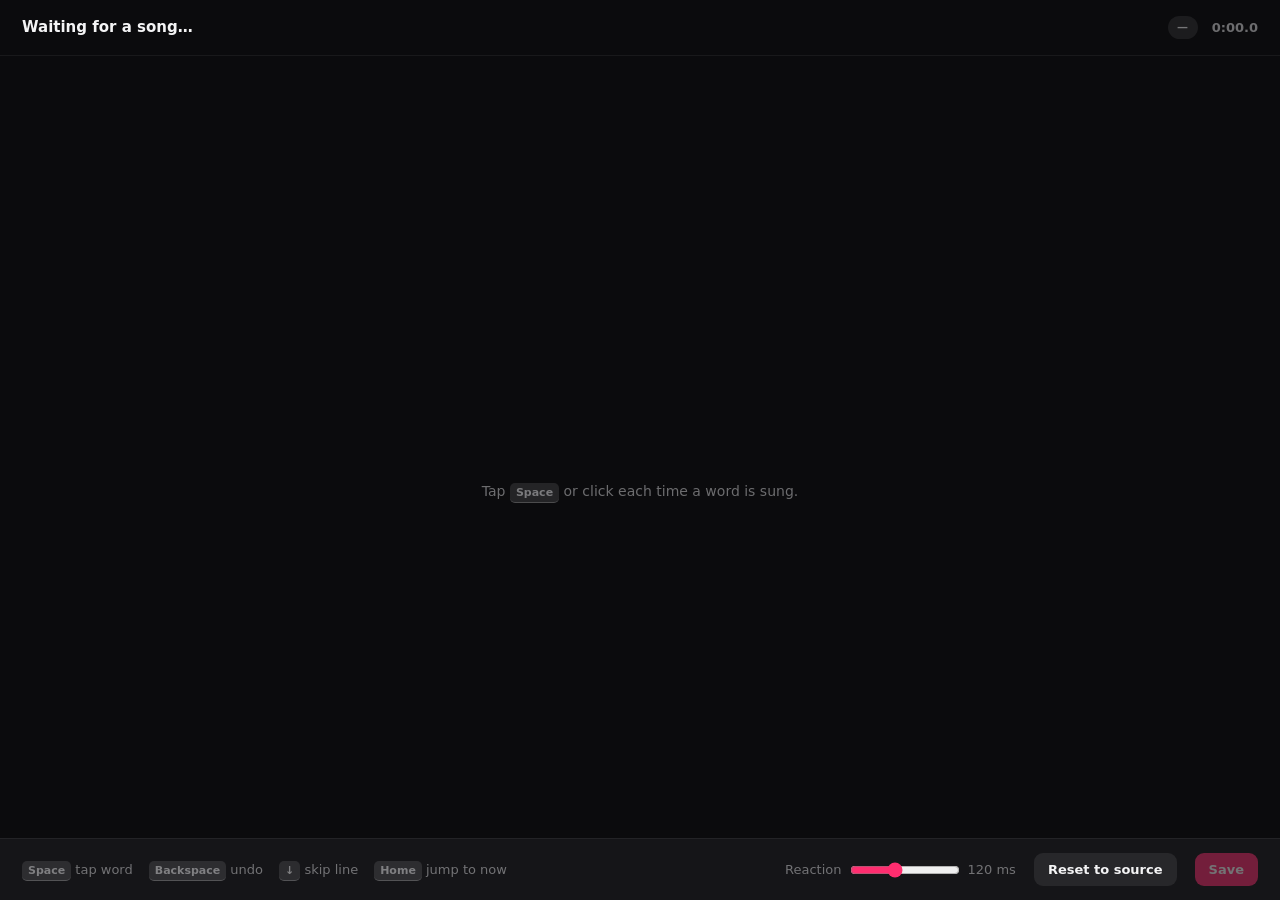
<file: src/ui/sync.html>
<!DOCTYPE html>
<html lang="en">
<head>
<meta charset="UTF-8">
<meta name="viewport" content="width=device-width, initial-scale=1.0">
<title>Sync words</title>
<style>
  :root {
    --hl: #ff2d6f;
    --bg: #0b0b0d;
    --panel: #151518;
    --text: #f4f4f5;
    --dim: rgba(244, 244, 245, .42);
    --font: "Segoe UI Variable Display", "Segoe UI", system-ui, sans-serif;
    --ui: "Segoe UI Variable Text", "Segoe UI", system-ui, sans-serif;
  }
  * { box-sizing: border-box; margin: 0; padding: 0; }
  html, body { height: 100%; background: var(--bg); color: var(--text); font-family: var(--ui); user-select: none; }
  body { display: grid; grid-template-rows: auto 1fr auto; }

  header { display: flex; align-items: center; gap: 14px; padding: 16px 22px; border-bottom: 1px solid rgba(255,255,255,.06); }
  .meta { min-width: 0; flex: 1; }
  .title { font-weight: 600; font-size: 15px; white-space: nowrap; overflow: hidden; text-overflow: ellipsis; }
  .artist { color: var(--dim); font-size: 13px; margin-top: 2px; }
  .badge { font-size: 11px; font-weight: 700; letter-spacing: .05em; text-transform: uppercase; padding: 5px 9px; border-radius: 999px; background: rgba(255,255,255,.07); color: var(--dim); white-space: nowrap; }
  .badge.tapped { background: color-mix(in oklab, var(--hl) 22%, transparent); color: var(--hl); }
  .clock { font: 600 13px/1 var(--ui); font-variant-numeric: tabular-nums; color: var(--dim); }

  main { display: grid; place-content: center; gap: 22px; padding: 18px 28px; text-align: center; cursor: pointer; }
  .counter { font-size: 12px; color: var(--dim); letter-spacing: .04em; }
  .line { font-family: var(--font); font-weight: 800; letter-spacing: -0.02em; line-height: 1.25; }
  .line.prev, .line.next { font-size: clamp(16px, 2.4vw, 24px); color: var(--dim); font-weight: 700; }
  .line.cur { font-size: clamp(28px, 5vw, 54px); }
  .word { display: inline-block; padding: 0 .12em; margin: .06em .04em; border-radius: .14em; transition: background .12s, color .12s, transform .12s; }
  .word.done { color: var(--hl); }
  .word.next { background: var(--hl); color: #fff; transform: rotate(-1.5deg); }
  .word.pulse { animation: pulse .18s ease-out; }
  @keyframes pulse { from { transform: scale(1.18) rotate(-1.5deg); } }
  .hint { color: var(--dim); font-size: 14px; }

  footer { display: flex; flex-wrap: wrap; align-items: center; gap: 10px 18px; padding: 14px 22px; border-top: 1px solid rgba(255,255,255,.06); background: var(--panel); font-size: 13px; }
  kbd { font: 600 11px var(--ui); padding: 3px 6px; border-radius: 5px; background: rgba(255,255,255,.1); border-bottom: 1px solid rgba(255,255,255,.18); }
  .keys { display: flex; flex-wrap: wrap; gap: 6px 16px; color: var(--dim); flex: 1; }
  label { display: flex; align-items: center; gap: 8px; color: var(--dim); }
  input[type=range] { accent-color: var(--hl); width: 110px; }
  button { font: 600 13px var(--ui); border: 0; border-radius: 9px; padding: 9px 14px; cursor: pointer; color: var(--text); background: rgba(255,255,255,.08); }
  button:hover { background: rgba(255,255,255,.14); }
  button.primary { background: var(--hl); color: #fff; }
  button:disabled { opacity: .4; cursor: default; }
  .toast { position: fixed; left: 50%; top: 18px; transform: translate(-50%, -10px); background: #fff; color: #111; font-weight: 600; font-size: 13px; padding: 9px 14px; border-radius: 10px; opacity: 0; transition: .25s; pointer-events: none; }
  .toast.show { opacity: 1; transform: translate(-50%, 0); }
</style>
</head>
<body>
  <header>
    <div class="meta">
      <div class="title" id="title">Waiting for a song…</div>
      <div class="artist" id="artist"></div>
    </div>
    <span class="badge" id="badge">—</span>
    <span class="clock" id="clock">0:00.0</span>
  </header>

  <main id="stage">
    <div class="counter" id="counter"></div>
    <div class="line prev" id="prev"></div>
    <div class="line cur" id="cur"></div>
    <div class="line next" id="next"></div>
    <div class="hint" id="hint">Tap <kbd>Space</kbd> or click each time a word is sung.</div>
  </main>

  <footer>
    <div class="keys">
      <span><kbd>Space</kbd> tap word</span>
      <span><kbd>Backspace</kbd> undo</span>
      <span><kbd>↓</kbd> skip line</span>
      <span><kbd>Home</kbd> jump to now</span>
    </div>
    <label title="Taps usually land a little after the word starts; this shifts them earlier.">
      Reaction <input type="range" id="react" min="0" max="300" step="10" value="120"> <span id="reactVal">120 ms</span>
    </label>
    <button id="btnReset" title="Forget your taps for this song">Reset to source</button>
    <button class="primary" id="btnSave" disabled>Save</button>
  </footer>
  <div class="toast" id="toast"></div>

<script>
(function () {
  'use strict';
  const $ = id => document.getElementById(id);
  const api = () => (window.pywebview && window.pywebview.api) || null;

  let lines = [];          // [{text, start_time, words:[{text, start_time, tapped}]}]
  let li = 0, wi = 0;      // next word to tap
  let history = [];        // [{li, wi, prev}] for undo
  let trackKey = '';
  let version = -1;
  let basePos = 0, baseTime = performance.now(), playing = false;
  let reactMs = 120;

  const fmt = t => { t = Math.max(0, t); const m = Math.floor(t / 60); return `${m}:${(t % 60).toFixed(1).padStart(4, '0')}`; };
  const now = () => basePos + (playing ? (performance.now() - baseTime) / 1000 : 0);
  const esc = s => String(s).replace(/[&<>]/g, c => ({ '&': '&amp;', '<': '&lt;', '>': '&gt;' }[c]));

  function toast(msg) {
    const t = $('toast'); t.textContent = msg; t.classList.add('show');
    clearTimeout(toast.timer); toast.timer = setTimeout(() => t.classList.remove('show'), 1800);
  }

  function tappedCount() { return lines.reduce((n, l) => n + l.words.filter(w => w.tapped).length, 0); }

  function jumpToNow() {
    const p = now();
    // lyrics without any timing (pasted text): start at the first line you haven't tapped
    if (lines.length && lines.every(l => !l.start_time)) {
      li = Math.max(0, lines.findIndex(l => !l.words.some(w => w.tapped)));
      wi = 0; render(); return;
    }
    let target = lines.findIndex(l => l.start_time > p - 0.4);
    if (target < 0) target = Math.max(0, lines.length - 1);
    // if we're inside a line that hasn't started its first word yet, start there
    li = target; wi = 0;
    render();
  }

  function render() {
    const line = lines[li];
    $('counter').textContent = lines.length ? `Line ${Math.min(li + 1, lines.length)} of ${lines.length}` : '';
    $('prev').textContent = li > 0 ? lines[li - 1].text : '';
    $('next').textContent = li + 1 < lines.length ? lines[li + 1].text : '';
    if (!line) {
      $('cur').innerHTML = lines.length ? 'All done — press <b>Save</b>.' : 'No synced lyrics for this song yet.';
    } else {
      $('cur').innerHTML = line.words.map((w, k) =>
        `<span class="word ${k < wi ? 'done' : ''} ${k === wi ? 'next' : ''}" data-k="${k}">${esc(w.text)}</span>`).join(' ');
    }
    $('btnSave').disabled = tappedCount() === 0;
  }

  function tap() {
    const line = lines[li];
    if (!line) return;
    const t = Math.max(0, now() - reactMs / 1000);
    const w = line.words[wi];
    history.push({ li, wi, prev: { start_time: w.start_time, tapped: !!w.tapped, line_start: line.start_time } });
    w.start_time = t;
    w.tapped = true;
    if (wi === 0) line.start_time = t;
    wi++;
    if (wi >= line.words.length) { li++; wi = 0; }
    render();
    const el = document.querySelector('.word.done:last-of-type, .word.next');
    if (el) { el.classList.remove('pulse'); void el.offsetWidth; el.classList.add('pulse'); }
  }

  function undo() {
    const h = history.pop();
    if (!h) return;
    li = h.li; wi = h.wi;
    const line = lines[li];
    line.words[wi].start_time = h.prev.start_time;
    line.words[wi].tapped = h.prev.tapped;
    line.start_time = h.prev.line_start;
    render();
  }

  function skipLine() {
    if (li < lines.length) { li++; wi = 0; render(); }
  }

  async function save() {
    const a = api();
    if (!a || tappedCount() === 0) return;
    const ok = await a.save_word_timings(lines);
    if (ok) {
      toast(`Saved ${tappedCount()} tapped words`);
      $('badge').textContent = 'Your taps'; $('badge').className = 'badge tapped';
      history = [];
    } else toast('Could not save — is the song still playing?');
  }

  async function reset() {
    const a = api();
    if (!a) return;
    if (!confirm('Forget your tapped timings for this song?')) return;
    await a.reset_word_timings();
    version = -1;   // reload on next poll
    toast('Back to the source lyrics');
  }

  function loadState(st) {
    const t = st.track || {};
    const key = (t.artist || '') + ' - ' + (t.title || '');
    $('title').textContent = t.title || 'Waiting for a song…';
    $('artist').textContent = t.artist || '';
    if (st.palette && st.palette.highlight) document.documentElement.style.setProperty('--hl', st.palette.highlight);
    const doc = st.lyrics || {};
    const src = (doc.source || '').toLowerCase();
    $('badge').textContent = src === 'tapped' ? 'Your taps' : doc.has_word_sync ? 'Word timing from source' : doc.is_synced ? 'Estimated word timing' : 'No timing yet — tap every word';
    $('badge').className = 'badge' + (src === 'tapped' ? ' tapped' : '');
    // only reset the tapping session when the song changes
    if (key !== trackKey) {
      trackKey = key;
      lines = (doc.lines || []).filter(l => l.words && l.words.length).map(l => ({
        text: l.text, start_time: l.start_time,
        words: l.words.map(w => ({ text: w.text, start_time: w.start_time, tapped: false })),
      }));
      history = [];
      jumpToNow();
    }
    render();
  }

  async function poll() {
    const a = api();
    if (!a) return;
    try {
      const pb = await a.get_playback();
      if (pb.version !== version) {
        const st = await a.get_state();
        version = st.version;
        loadState(st);
      }
      const drift = pb.position - now();
      if (!playing || pb.status !== 'PLAYING' || Math.abs(drift) > 0.5) basePos = pb.position;
      else basePos = now() + drift * 0.15;
      baseTime = performance.now();
      playing = pb.status === 'PLAYING';
    } catch (_) {}
  }

  (function clock() { $('clock').textContent = fmt(now()); requestAnimationFrame(clock); })();

  $('stage').addEventListener('click', tap);
  $('btnSave').addEventListener('click', save);
  $('btnReset').addEventListener('click', reset);
  $('react').addEventListener('input', e => { reactMs = +e.target.value; $('reactVal').textContent = reactMs + ' ms'; });
  addEventListener('keydown', e => {
    if (e.code === 'Space') { e.preventDefault(); tap(); }
    else if (e.key === 'Backspace') { e.preventDefault(); undo(); }
    else if (e.key === 'ArrowDown' || e.key === 'Enter') { e.preventDefault(); skipLine(); }
    else if (e.key === 'Home') { e.preventDefault(); jumpToNow(); }
    else if ((e.ctrlKey || e.metaKey) && e.key.toLowerCase() === 's') { e.preventDefault(); save(); }
  });
  addEventListener('pywebviewready', () => { poll(); setInterval(poll, 100); });
})();
</script>

<script>
  // unexpected errors go to the app log
  (function () {
    const report = m => { try { const a = window.pywebview && window.pywebview.api; if (a && a.report_error) a.report_error('sync: ' + m); } catch (_) {} };
    addEventListener('error', e => report(e.message));
    addEventListener('unhandledrejection', e => report(String(e.reason)));
  })();
</script>
</body>
</html>
</file>
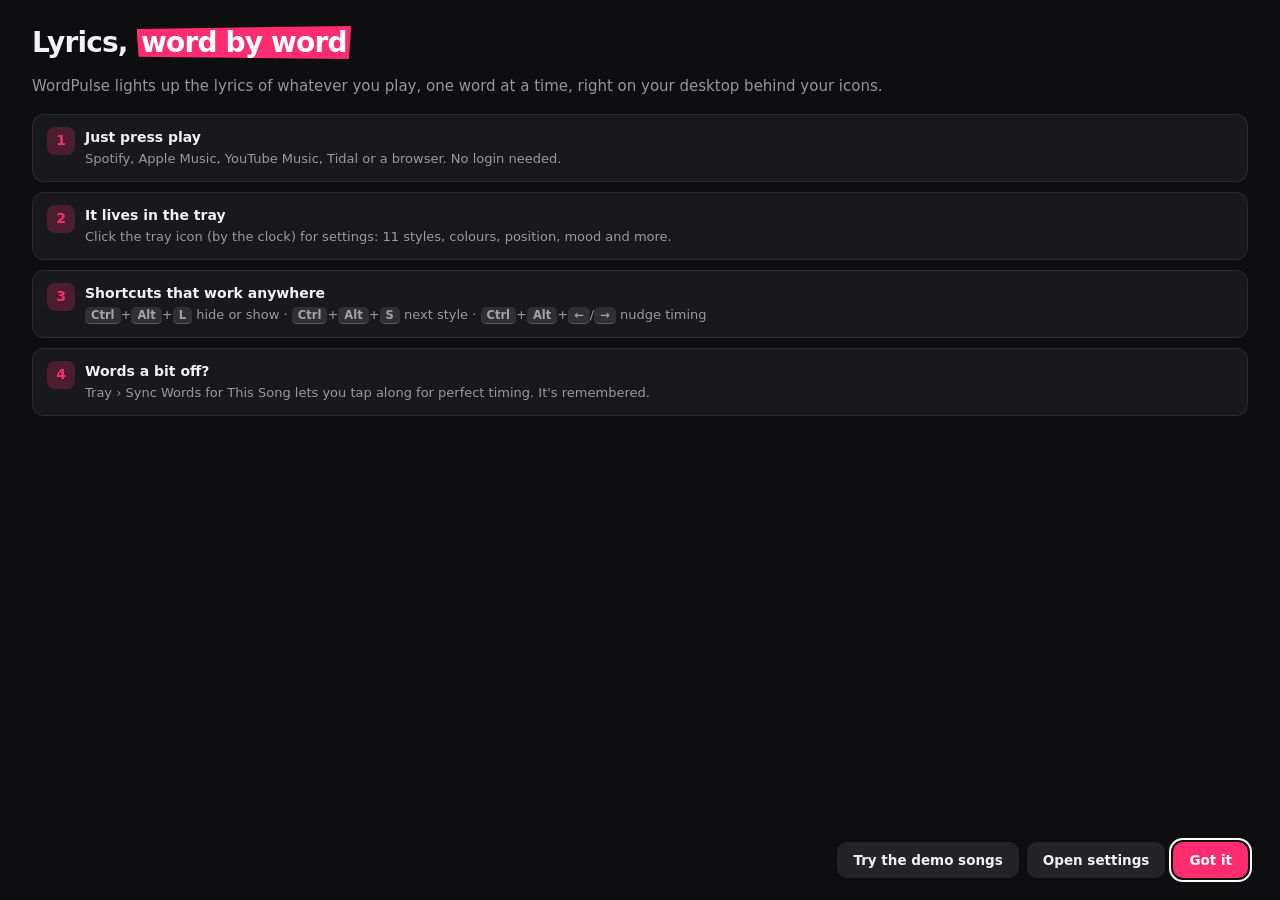
<file: src/ui/welcome.html>
<!DOCTYPE html>
<html lang="en">
<head>
<meta charset="UTF-8">
<meta name="viewport" content="width=device-width, initial-scale=1.0">
<title>Welcome to WordPulse</title>
<style>
  :root {
    color-scheme: dark;
    --hl: #ff2d6f; --bg: #0e0e11; --card: #18181d; --line: rgba(255,255,255,.08);
    --text: #f2f2f4; --dim: rgba(242,242,244,.6);
    --ui: "Segoe UI Variable Text", "Segoe UI", system-ui, sans-serif;
    --display: "Segoe UI Variable Display", "Segoe UI", system-ui, sans-serif;
  }
  * { box-sizing: border-box; margin: 0; padding: 0; }
  html, body { height: 100%; background: var(--bg); color: var(--text); font: 14px/1.5 var(--ui); }
  body { display: flex; flex-direction: column; padding: 26px 32px 22px; gap: 16px; overflow: hidden; }
  .hero { display: flex; align-items: center; gap: 14px; }
  .hero h1 { font: 800 28px var(--display); letter-spacing: -.03em; }
  .hero em { font-style: normal; background: var(--hl); color: #fff; padding: 0 .16em; clip-path: polygon(0 9%, 100% 0, 99% 100%, 1% 93%); }
  p.lead { color: var(--dim); font-size: 15px; }
  ul { list-style: none; display: grid; gap: 10px; }
  li { background: var(--card); border: 1px solid var(--line); border-radius: 12px; padding: 12px 14px; display: grid; grid-template-columns: 28px 1fr; gap: 10px; align-items: start; }
  li b { display: block; }
  li span.d { color: var(--dim); font-size: 13px; }
  .ic { width: 28px; height: 28px; border-radius: 8px; background: color-mix(in oklab, var(--hl) 22%, transparent); color: var(--hl); display: grid; place-items: center; font-weight: 800; }
  kbd { font: 600 11.5px var(--ui); padding: 1px 6px; border-radius: 5px; background: rgba(255,255,255,.1); border-bottom: 1px solid rgba(255,255,255,.2); }
  .spacer { flex: 1; }
  .actions { display: flex; gap: 8px; justify-content: flex-end; flex-wrap: wrap; }
  button { font: 600 13.5px var(--ui); border: 0; border-radius: 10px; padding: 10px 16px; cursor: pointer; color: var(--text); background: rgba(255,255,255,.09); }
  button:hover { background: rgba(255,255,255,.15); }
  button.primary { background: var(--hl); color: #fff; }
  button:focus-visible { outline: 2px solid #fff; outline-offset: 2px; }
</style>
</head>
<body>
  <div class="hero"><h1>Lyrics, <em>word by word</em></h1></div>
  <p class="lead">WordPulse lights up the lyrics of whatever you play, one word at a time, right on your desktop behind your icons.</p>
  <ul>
    <li><div class="ic">1</div><div><b>Just press play</b><span class="d">Spotify, Apple Music, YouTube Music, Tidal or a browser. No login needed.</span></div></li>
    <li><div class="ic">2</div><div><b>It lives in the tray</b><span class="d">Click the tray icon (by the clock) for settings: 11 styles, colours, position, mood and more.</span></div></li>
    <li><div class="ic">3</div><div><b>Shortcuts that work anywhere</b><span class="d"><kbd>Ctrl</kbd>+<kbd>Alt</kbd>+<kbd>L</kbd> hide or show · <kbd>Ctrl</kbd>+<kbd>Alt</kbd>+<kbd>S</kbd> next style · <kbd>Ctrl</kbd>+<kbd>Alt</kbd>+<kbd>←</kbd>/<kbd>→</kbd> nudge timing</span></div></li>
    <li><div class="ic">4</div><div><b>Words a bit off?</b><span class="d">Tray › Sync Words for This Song lets you tap along for perfect timing. It's remembered.</span></div></li>
  </ul>
  <div class="spacer"></div>
  <div class="actions">
    <button id="demo">Try the demo songs</button>
    <button id="settings">Open settings</button>
    <button class="primary" id="done" autofocus>Got it</button>
  </div>
<script>
  const api = () => (window.pywebview && window.pywebview.api) || null;
  const act = name => { const a = api(); if (a) a.welcome_action(name); };
  document.getElementById('done').addEventListener('click', () => act('done'));
  document.getElementById('settings').addEventListener('click', () => act('settings'));
  document.getElementById('demo').addEventListener('click', () => act('demo'));
  addEventListener('keydown', e => { if (e.key === 'Escape') act('done'); });
</script>

<script>
  // unexpected errors go to the app log
  (function () {
    const report = m => { try { const a = window.pywebview && window.pywebview.api; if (a && a.report_error) a.report_error('welcome: ' + m); } catch (_) {} };
    addEventListener('error', e => report(e.message));
    addEventListener('unhandledrejection', e => report(String(e.reason)));
  })();
</script>
</body>
</html>
</file>
<file: src/ui/style.css>
/* WordPulse — word-by-word lyric stage
   Three colours drive everything: lyric, highlight, secondary. */
:root {
  --hl: #ff2d6f;                                            /* highlight slab */
  --lyric: color-mix(in oklab, var(--hl) 72%, white);       /* sung / past words */
  --secondary: color-mix(in oklab, var(--hl) 45%, #6b6b6b); /* upcoming ghost words */
  --bg: #000;
  --u: min(11vw, 17vh);                                     /* base word size */
  --font: "Segoe UI Variable Display", "Segoe UI", "Inter", system-ui, sans-serif;
  --spring: cubic-bezier(.34, 1.56, .64, 1);
  --glide: cubic-bezier(.22, 1, .36, 1);
}

* { box-sizing: border-box; margin: 0; padding: 0; }

html, body {
  width: 100%; height: 100%;
  overflow: hidden;
  background: var(--bg);
  color: var(--lyric);
  font-family: var(--font);
  user-select: none;
  -webkit-font-smoothing: antialiased;
}

body.mode-floating { --bg: transparent; --u: min(13vw, 22vh); }

/* On the desktop: the wallpaper sits underneath, dimmed only while lyrics are showing */
body.mode-wallpaper { background: #000 var(--wall, none) center / cover no-repeat; }
body.mode-wallpaper::before {
  content: ""; position: fixed; inset: 0; pointer-events: none; z-index: 2;
  background: rgba(0, 0, 0, var(--wall-dim, .35));
  opacity: 0; transition: opacity .8s ease;
}

/* background layers: wallpaper (optionally blurred) and blurred album art */
.bg-wall, .bg-art { position: fixed; inset: 0; pointer-events: none; display: none; }
body.mode-wallpaper .bg-wall { display: block; z-index: 0; background: var(--wall, none) center / cover no-repeat; }
body.wall-blur .bg-wall { filter: blur(18px); transform: scale(1.06); }
body:not(.mode-floating) .bg-art {
  display: block; z-index: 1;
  background: var(--art, none) center / cover no-repeat;
  filter: blur(42px) saturate(1.25) brightness(.5); transform: scale(1.18);
  opacity: 0; transition: opacity .9s ease;
}
body.album-bg.has-words .bg-art { opacity: 1; }
/* fullscreen and screensaver: optional wallpaper or album-art background instead of black */
body.mode-fullscreen[data-fsbg="wallpaper"] .bg-wall { display: block; z-index: 0; background: var(--wall, none) center / cover no-repeat; filter: brightness(.6); }
body.mode-fullscreen[data-fsbg="wallpaper"].wall-blur .bg-wall { filter: blur(18px) brightness(.6); transform: scale(1.06); }
body.mode-fullscreen[data-fsbg="album"] .bg-art { opacity: 1; }
.stage { z-index: 3; transition: opacity .5s ease; }
.chrome { z-index: 4; }
body.lyrics-hidden .stage { opacity: 0; }
body.lyrics-hidden.mode-wallpaper::before, body.lyrics-hidden .bg-art { opacity: 0 !important; }

/* type options */
body.upper .w .t, body.upper .rm { text-transform: uppercase; }
body[data-slab="pill"] .w .t::before, body[data-slab="pill"] .rm-slab { clip-path: none; border-radius: .3em; }
body[data-slab="none"] .w .t::before, body[data-slab="none"] .rm-slab { display: none; }
body[data-slab="none"] .w.active, body[data-slab="none"] .rm,
body[data-slab="none"].style-inkblot .w, body[data-slab="none"].style-squeeze .w { color: var(--hl); }

/* calmer motion / battery */
body.reduce-motion .w, body.reduce-motion .rm-l, body.reduce-motion .rm {
  transition-property: opacity, color !important; transition-duration: .25s !important;
}
body.reduce-motion .drift, body.lowpower .drift { animation: none !important; transform: none !important; }
body.idle .drift { animation-play-state: paused; }   /* nothing playing: stop the endless drift */
body.lowpower .lens, body.lowpower.morphing .lens { filter: none !important; }
body.mode-wallpaper.has-words::before { opacity: 1; }
body.mode-wallpaper .chrome { display: none; }
body.mode-wallpaper .lens::after { display: none; }

.lens-defs { position: absolute; pointer-events: none; }

/* ---------- Stage ---------- */
.stage {
  position: fixed; inset: 0;
  display: grid; place-items: center;
  perspective: 1400px;
}

.lens, .drift { position: relative; width: 100%; height: 100%; transform-style: preserve-3d; }

.stack {
  contain: layout style;
  position: absolute; left: calc(50% + var(--ox, 0px)); top: 50%;
  width: 0; height: 0;
  transform-style: preserve-3d;
}

/* Every visible word is absolutely placed by app.js via --x/--y/--s/--r. */
.w {
  position: absolute; left: 0; top: 0;
  display: flex; align-items: center; gap: .18em;
  white-space: nowrap;
  font-size: var(--u);
  font-weight: var(--v-weight, 800);
  letter-spacing: calc(-0.035em + var(--v-spacing, 0em));
  line-height: 1;
  transform:
    translate(-50%, -50%)
    translate3d(var(--x, 0px), var(--y, 0px), var(--z, 0px))
    rotate(var(--r, 0deg))
    scale(calc(var(--s, 1) * var(--sx, 1)), var(--s, 1));
  opacity: var(--o, 1);
  transition:
    transform .52s var(--glide),
    opacity .38s var(--glide);
}
.w.mv, .ln.mv, .caret.mv { will-change: transform, opacity; }   /* layers only while moving */
.w.italic .t { font-style: italic; font-weight: 700; }

.w .t { position: relative; z-index: 1; padding: 0 .06em; }

/* The highlight slab behind the word being sung */
.w .t::before {
  content: "";
  position: absolute; z-index: -1;
  left: -.02em; right: -.02em; top: .14em; bottom: .02em;
  background: var(--hl);
  clip-path: polygon(0 9%, 100% 0, 99% 100%, 1% 93%);
  transform: scaleX(0); transform-origin: left center;
  transition: transform .2s var(--glide);
}
.w.active { color: #fff; }
.w.active .t::before { transform: scaleX(1); }
.w .t::before, .rm-slab { rotate: var(--v-tilt, 0deg); }   /* per-song slab tilt (Variety) */
.w:not(.active) .t::before { transform-origin: right center; transition-duration: .14s; }

.w.ghost { color: var(--secondary); }
.w.leaving { transition-duration: .42s, .3s, .18s; }

/* Icons: emoji rendered as a solid silhouette tinted with the highlight colour */
.w .ic {
  display: none;
  font-size: .78em;
  font-style: normal;
  color: transparent;
  text-shadow: 0 0 0 var(--hl);
  transform: scale(0) rotate(-25deg);
  transition: transform .5s var(--spring);
}
.w.active .ic, .w.past .ic { transform: scale(1) rotate(0); }
.w.ghost .ic { transform: scale(.4); opacity: .4; }
body.style-visual .w .ic,
body.style-fisheye-visual .w .ic { display: inline-block; }

/* ---------- Ship: a wall drifting in three dimensions ---------- */
body.style-ship .drift { animation: ship-drift 18s ease-in-out infinite alternate; }
body.style-ship[data-drift="1"] .drift { animation-name: ship-drift-b; animation-duration: 22s; }
body.style-ship[data-drift="2"] .drift { animation-name: ship-drift-c; animation-duration: 15s; }
@keyframes ship-drift-b {
  0%   { transform: rotateX(calc(-12deg * var(--motion, 1))) rotateY(calc(16deg * var(--motion, 1)))  rotateZ(calc(2deg * var(--motion, 1)))  translateZ(-50px); }
  50%  { transform: rotateX(calc(4deg * var(--motion, 1)))   rotateY(calc(-8deg * var(--motion, 1)))  rotateZ(calc(-1deg * var(--motion, 1))) translateZ(0); }
  100% { transform: rotateX(calc(14deg * var(--motion, 1)))  rotateY(calc(-20deg * var(--motion, 1))) rotateZ(calc(-3deg * var(--motion, 1))) translateZ(-30px); }
}
@keyframes ship-drift-c {
  0%   { transform: rotateX(calc(8deg * var(--motion, 1)))  rotateY(calc(-24deg * var(--motion, 1))) translateZ(-20px); }
  100% { transform: rotateX(calc(-6deg * var(--motion, 1))) rotateY(calc(24deg * var(--motion, 1)))  translateZ(-70px); }
}
@keyframes ship-drift {
  0%   { transform: rotateX(calc(16deg * var(--motion, 1)))  rotateY(calc(-18deg * var(--motion, 1))) rotateZ(calc(-2deg * var(--motion, 1))) translateZ(-40px); }
  50%  { transform: rotateX(calc(6deg * var(--motion, 1)))   rotateY(calc(10deg * var(--motion, 1)))  rotateZ(calc(1deg * var(--motion, 1)))  translateZ(0); }
  100% { transform: rotateX(calc(-10deg * var(--motion, 1))) rotateY(calc(20deg * var(--motion, 1)))  rotateZ(calc(3deg * var(--motion, 1)))  translateZ(-60px); }
}
body.style-ship .w { letter-spacing: -0.045em; font-weight: 900; }

/* ---------- Fisheye: a convex stack under a lens ---------- */
body.style-fisheye .lens,
body.style-fisheye-visual .lens {
  /* the glass: words keep inside it */
  width: min(92vw, 150vh); height: 84vh;
}
.w .t .lc { vertical-align: middle; line-height: 1; }
body.style-fisheye .lens::after,
body.style-fisheye-visual .lens::after {
  /* faint glass sheen */
  content: ""; position: absolute; inset: 0; pointer-events: none;
  background: radial-gradient(ellipse 55% 45% at 50% 46%, rgba(255,255,255,.05), transparent 70%);
}
body.mode-floating .lens::after { display: none; }

/* ---------- Pop: one word at a time, springing in ---------- */
body.style-pop .w,
body.style-stamp .w {
  transition: transform .62s var(--spring), opacity .22s ease;
}
body.style-pop .w.leaving { transition: transform .35s ease-in, opacity .3s ease-in; }
body.style-pop .w .ic,
body.style-stamp .w.active .ic { display: inline-block; }

/* ---------- Stamp: the sung word slams down, earlier ones stay scattered ---------- */
body.style-stamp .w.active { transition: transform .42s cubic-bezier(.2, 1.9, .45, 1), opacity .12s linear; }
body.style-stamp .w.past { color: var(--lyric); }
body.style-stamp .w.active .t::before { transition-duration: .08s; }

/* ---------- Line: whole line, slab wipes across each word as it is sung ---------- */
body.style-line .w { font-weight: 800; transition: transform .45s var(--glide), opacity .3s ease; }
body.style-line .w.active .t::before { transform: scaleX(var(--wp, 0)); transition: none; }
body.style-line .w.past { color: var(--hl); }
body.style-line .w.past .t::before { transform: scaleX(0); transition: none; }
body.style-line .w.ghost { color: var(--lyric); }

/* ---------- Orbit: the line rides a turning carousel ---------- */
body.style-orbit .w { transition: transform .6s var(--glide), opacity .45s ease; backface-visibility: hidden; }
body.style-orbit .stack { perspective: 900px; }

/* ---------- Morph styles ---------- */
body.morphing .lens { filter: url(#gooFilter); }

/* single word that always wears its slab */
body.style-inkblot .w, body.style-squeeze .w { color: #fff; }
body.style-inkblot .w .t::before,
body.style-squeeze .w .t::before { transform: scaleX(1); transition: none; }

/* Inkblot: cross-fade under the goo filter so the shapes melt together */
body.style-inkblot .w { transition: transform .62s var(--glide), opacity .5s ease; }

/* Squeeze: new word expands from the right while the old one flattens to its left edge */
body.style-squeeze .w { transition: transform .46s cubic-bezier(.7, 0, .25, 1), opacity .2s ease; }
body.style-squeeze .w.leaving { transition: transform .46s cubic-bezier(.7, 0, .25, 1), opacity .15s ease .36s; }

/* Remold: letters rearrange themselves into the next word */
.rm {
  position: absolute; left: 0; top: 0;
  transform: translateY(var(--y, 0px)) scale(calc(1 + var(--beat, 0) * 0.06));   /* zero-size box: scales around the word centre */
  font-weight: 800; line-height: 1; color: #fff; white-space: pre;
  transition: font-size .5s var(--glide), opacity .3s ease;
}
.rm-slab {
  position: absolute; left: 0; top: 0; height: .84em;
  transform: translate(-50%, calc(-50% + .06em)) rotate(-1.2deg);
  background: var(--hl);
  clip-path: polygon(0 9%, 100% 0, 99% 100%, 1% 93%);
  transition: width .5s var(--glide);
}
.rm-txt { position: absolute; left: 0; top: 0; }
.rm-l {
  position: absolute; left: 0; top: 0;
  transform: translate(-50%, -50%) translateX(var(--lx, 0)) scale(var(--ls, 1));
  filter: blur(var(--lb, 0));
  transition: transform .5s var(--glide), opacity .35s ease, filter .4s ease;
}

/* ---------- Beat pulse (--beat: 0..~1.5, set every frame on .stack) ---------- */
.w.active .t { display: inline-block; transform: scale(calc(1 + var(--beat, 0) * 0.07)); transform-origin: center; will-change: transform; }

@keyframes drop-shake {
  0% { transform: translate(0, 0); } 15% { transform: translate(-1.2%, .6%) rotate(-.6deg); }
  30% { transform: translate(1.1%, -.5%) rotate(.5deg); } 45% { transform: translate(-.7%, .3%); }
  60% { transform: translate(.5%, -.2%); } 100% { transform: translate(0, 0); }
}
body.drop .stage { animation: drop-shake .5s cubic-bezier(.3, .7, .4, 1); }

/* ---------- Mood looks (only with "Full" auto mood) ---------- */
/* Neon: glowing, fast, punchy */
body[data-mood="neon"] .w, body[data-mood="neon"] .rm {
  text-shadow: 0 0 .05em color-mix(in oklab, var(--hl) 70%, white), 0 0 .32em var(--hl);
}
body[data-mood="neon"] .w { transition-duration: .3s, .22s; }
body[data-mood="neon"] .w .t::before, body[data-mood="neon"] .rm-slab {
  clip-path: none; border-radius: .14em;
  box-shadow: 0 0 .18em var(--hl), 0 0 .6em color-mix(in oklab, var(--hl) 55%, transparent);
}
/* the beat brightens a separate glow layer: only its opacity changes, so nothing is repainted */
body[data-mood="neon"] .w.active .t::after {
  content: ""; position: absolute; z-index: -2; left: -.02em; right: -.02em; top: .14em; bottom: .02em;
  border-radius: .14em; box-shadow: 0 0 .5em .12em var(--hl), 0 0 1.2em .2em color-mix(in oklab, var(--hl) 60%, transparent);
  opacity: calc(.15 + var(--beat, 0) * .85); will-change: opacity; pointer-events: none;
}
body[data-mood="neon"].mode-fullscreen { background: #05020b; }

/* Bright: bouncy and saturated */
body[data-mood="bright"] .w { transition-timing-function: var(--spring), ease; transition-duration: .5s, .3s; }

/* Heavy: hard cuts, square slab, heavier type */
body[data-mood="heavy"] .w { font-weight: 900; transition-duration: .16s, .12s; transition-timing-function: cubic-bezier(.6, 0, .2, 1); }
body[data-mood="heavy"] .w .t, body[data-mood="heavy"] .rm { text-transform: uppercase; }
body[data-mood="heavy"] .w .t::before, body[data-mood="heavy"] .rm-slab { clip-path: none; border-radius: 0; }

/* Smooth: slow easing, soft glow */
body[data-mood="smooth"] .w { transition-duration: .78s, .6s; }
body[data-mood="smooth"] .w, body[data-mood="smooth"] .rm { text-shadow: 0 0 .35em color-mix(in oklab, var(--hl) 35%, transparent); }

/* Soft: muted and slow */
body[data-mood="soft"] .w { transition-duration: .95s, .8s; font-weight: 700; }
body[data-mood="soft"] .w.ghost { opacity: calc(var(--o, 1) * .6); }

/* ---------- Graph styles: Constellation, Branches, Web ---------- */
.ln {
  position: absolute; left: 0; top: 0; height: max(1px, calc(var(--u) * .012));
  width: var(--len, 0px); transform-origin: 0 50%;
  transform: translate(var(--x, 0px), var(--y, 0px)) rotate(var(--ang, 0deg));
  background: color-mix(in oklab, var(--lyric) 70%, transparent); opacity: var(--o, 1);
  transition: transform .55s var(--glide), width .55s var(--glide), opacity .4s ease;
  pointer-events: none;
}
body.style-branches .ln { background: color-mix(in oklab, var(--hl) 55%, var(--lyric)); }
/* a node is a star with its word tucked underneath; the star itself sits exactly on the point */
.w.node {
  flex-direction: column; align-items: center; gap: .08em; font-weight: 700; letter-spacing: 0;
  transform: translate(-50%, -.35em) translate3d(var(--x, 0px), var(--y, 0px), var(--z, 0px)) scale(var(--s, 1));
  transform-origin: 50% .35em;
}
.w.node .t::before { display: none; }                     /* no slab: the star marks the word */
.w.node .star { font-size: .7em; height: 1em; line-height: 1; color: var(--lyric); }
.w.node .t { font-size: .9em; line-height: 1.05; }
.w.node.active { color: #fff; }
.w.node.active .star { color: var(--hl); text-shadow: 0 0 .25em var(--hl), 0 0 .6em var(--hl);
  transform: scale(calc(1.4 + var(--beat, 0) * .5)); }
.w.node.past { color: color-mix(in oklab, var(--lyric) 85%, transparent); }
body.style-web .w.node.active .star { transform: scale(calc(1.9 + var(--beat, 0) * .6)); }

/* ---------- Code styles: the line types itself out ---------- */
body.style-code .w { font-family: "Cascadia Code", "Cascadia Mono", Consolas, "Courier New", monospace; font-weight: 500; letter-spacing: 0; }
.w.tok { transform: translate(0, -50%) translate3d(var(--x, 0px), var(--y, 0px), 0) scale(var(--s, 1)); transform-origin: 0 50%; }
.w.tok .t::before { display: none; }
.w.tok-kw { color: var(--hl); }
.w.tok-id { color: color-mix(in oklab, var(--lyric) 40%, white); }
.w.tok-str { color: color-mix(in oklab, #9be28c 75%, var(--lyric)); }
.w.tok-fn { color: color-mix(in oklab, #7cc4ff 75%, var(--lyric)); }
.w.tok-num { color: color-mix(in oklab, #ffcf6b 80%, var(--lyric)); }
.w.gutter { color: color-mix(in oklab, var(--lyric) 45%, transparent); white-space: pre; }
.w.gutter.comment { color: color-mix(in oklab, var(--lyric) 55%, transparent); font-style: italic; }
.w.tok.active .t { clip-path: inset(0 calc((1 - var(--tp, 1)) * 100%) 0 0); }
.w.tok.active { text-shadow: 0 0 .3em color-mix(in oklab, currentColor 40%, transparent); }
.caret {
  position: absolute; left: 0; top: 0; width: calc(var(--u) * var(--s, .4) * .09); height: calc(var(--u) * var(--s, .4) * 1.05);
  transform: translate(0, -50%) translate(var(--x, 0px), var(--y, 0px)); background: var(--hl);
  transition: transform .18s var(--glide); animation: caret-blink 1s steps(1) infinite; opacity: var(--o, 1);
}
@keyframes caret-blink { 50% { opacity: 0; } }
body.idle .caret { animation-play-state: paused; }

/* The JS motion engine drives position, scale and fades at a capped frame rate;
   CSS keeps only colour changes and the short slab wipe. */
.w, .ln, .caret { transition: color .18s linear !important; }
.w.active { transition: color .04s linear !important; }   /* the sung word turns white at once */
.drift, body.style-ship .drift { animation: none !important; }

/* ---------- Fullscreen views ---------- */
.fs-art, .player { display: none; }
body.mode-fullscreen[data-layout="art"] .fs-art,
body.mode-fullscreen[data-layout="player"] .fs-art {
  display: block; position: fixed; left: 0; top: 0; width: 100vw; height: 100vh; z-index: 1;
  object-fit: cover; pointer-events: none;
  transition: left .6s var(--glide), top .6s var(--glide), width .6s var(--glide), height .6s var(--glide), border-radius .6s var(--glide), filter .6s ease;
}
/* album-art view: the cover fills the screen, darkened at the bottom so the lyrics stay readable */
body.mode-fullscreen[data-layout="art"]::after {
  content: ""; position: fixed; inset: 0; z-index: 2; pointer-events: none;
  background: linear-gradient(180deg, rgba(0,0,0,.15), rgba(0,0,0,.35) 55%, rgba(0,0,0,.6));
}
body.mode-fullscreen.art-soft[data-layout="art"] .fs-art { filter: blur(2px) saturate(1.1); transform: scale(1.02); }
/* player view: the cover becomes a blurred backdrop behind a now-playing card */
body.mode-fullscreen[data-layout="player"] .fs-art { filter: blur(48px) brightness(.45) saturate(1.3); transform: scale(1.15); }
body.mode-fullscreen[data-layout="player"] .player {
  display: flex; position: fixed; inset: 0; z-index: 3; flex-direction: column; align-items: center; justify-content: center; gap: 10px;
  font-family: "Segoe UI Variable Text", "Segoe UI", system-ui, sans-serif; color: #fff;
}
.p-art-wrap { padding: 6px; border-radius: 24px; background: rgba(255,255,255,.06); box-shadow: 0 0 0 1px rgba(255,255,255,.08), 0 0 60px color-mix(in oklab, var(--hl) 35%, transparent); margin-bottom: 14px; }
.p-art { display: block; width: min(38vh, 420px); height: min(38vh, 420px); border-radius: 18px; object-fit: cover; background: #18181c; }
.p-title { font: 700 clamp(18px, 2.4vh, 28px) "Segoe UI Variable Display", "Segoe UI", sans-serif; letter-spacing: -.01em; max-width: 70vw; text-align: center; }
.p-artist { color: rgba(255,255,255,.65); font-size: clamp(13px, 1.6vh, 17px); margin-top: -4px; }
.p-controls { display: flex; gap: 12px; margin-top: 14px; align-items: center; }
.pc { width: 46px; height: 46px; border-radius: 50%; border: 0; background: rgba(255,255,255,.1); color: #fff; display: grid; place-items: center; cursor: pointer; transition: background .15s, transform .15s; }
.pc:hover { background: rgba(255,255,255,.18); }
.pc:active { transform: scale(.94); }
.pc.big { width: 58px; height: 58px; background: #fff; color: #111; }
.pc.big:hover { background: #f0f0f0; }
.p-lyrics { margin-top: 12px; border: 0; border-radius: 999px; padding: 8px 16px; background: rgba(255,255,255,.1); color: #fff; font: 600 13px "Segoe UI", sans-serif; cursor: pointer; display: inline-flex; gap: 6px; align-items: center; }
.p-lyrics:hover { background: rgba(255,255,255,.18); }
.play-btn .i-pause { display: none; }
body.is-playing .play-btn .i-pause { display: block; }
body.is-playing .play-btn .i-play { display: none; }
:is(.pc, .p-lyrics, .act, #styleSelect):focus-visible { outline: 2px solid #fff; outline-offset: 2px; }

/* ---------- Auto-hiding dock ---------- */
.chrome {
  position: fixed; left: 50%; bottom: 22px;
  transform: translate(-50%, 12px);
  display: flex; align-items: center; gap: 12px;
  padding: 8px 10px 12px 8px;
  border-radius: 16px;
  background: rgba(20, 20, 22, .72);
  backdrop-filter: blur(24px) saturate(1.4);
  border: 1px solid rgba(255, 255, 255, .08);
  color: rgba(255, 255, 255, .85);
  font: 500 12.5px/1.2 "Segoe UI Variable Text", "Segoe UI", system-ui, sans-serif;
  opacity: 0; pointer-events: none;
  transition: opacity .25s ease, transform .35s var(--glide);
  max-width: calc(100vw - 32px);
}
body.controls-revealed .chrome { opacity: 1; pointer-events: auto; transform: translate(-50%, 0); }

.now-playing { display: flex; align-items: center; gap: 10px; min-width: 0; max-width: 240px; }
.art { width: 36px; height: 36px; border-radius: 7px; object-fit: cover; background: #222; flex: none; }
.art:not([src]), .art[src=""] { visibility: hidden; width: 0; margin-right: -10px; }
.meta { min-width: 0; }
.title, .artist { overflow: hidden; text-overflow: ellipsis; white-space: nowrap; }
.title { font-weight: 600; color: #fff; }
.artist { color: rgba(255, 255, 255, .5); margin-top: 2px; }

.transport, .actions { display: flex; gap: 2px; align-items: center; }
.act {
  border: 0; background: transparent; color: inherit; font: inherit; cursor: pointer;
  border-radius: 8px; display: grid; place-items: center; padding: 7px; min-width: 32px; min-height: 32px;
  transition: background .15s, color .15s;
}
.act:hover { background: rgba(255,255,255,.08); }
.act.active { color: var(--hl); }
.transport .play-btn { background: rgba(255,255,255,.12); border-radius: 50%; }
#styleSelect {
  background: rgba(255,255,255,.08); color: #fff; border: 0; border-radius: 8px; padding: 7px 10px; font: inherit; cursor: pointer;
  color-scheme: dark;
}
/* the open list is drawn by Windows: without its own colours it was white, with white text from the select */
#styleSelect option, #styleSelect optgroup { background-color: #1c1c22; color: #f2f2f5; }
#styleSelect option:checked { background-color: #34343d; }
#demoBadge { font-size: 10.5px; font-weight: 700; letter-spacing: .06em; }
#demoBadge.demo-active { color: var(--hl); }

.progress {
  position: absolute; left: 14px; right: 14px; bottom: 5px; height: 3px;
  border-radius: 2px; background: rgba(255,255,255,.1); cursor: pointer;
}
.progress .fill { height: 100%; width: 0; border-radius: inherit; background: var(--hl); }

@media (max-width: 860px) {
  .now-playing { display: none; }
}

@media (prefers-reduced-motion: reduce) {
  body.style-ship .drift { animation: none; transform: rotateX(8deg) rotateY(-10deg); }
  .w, .w .ic, .w .t::before { transition-duration: .01s !important; }
}
</file>
